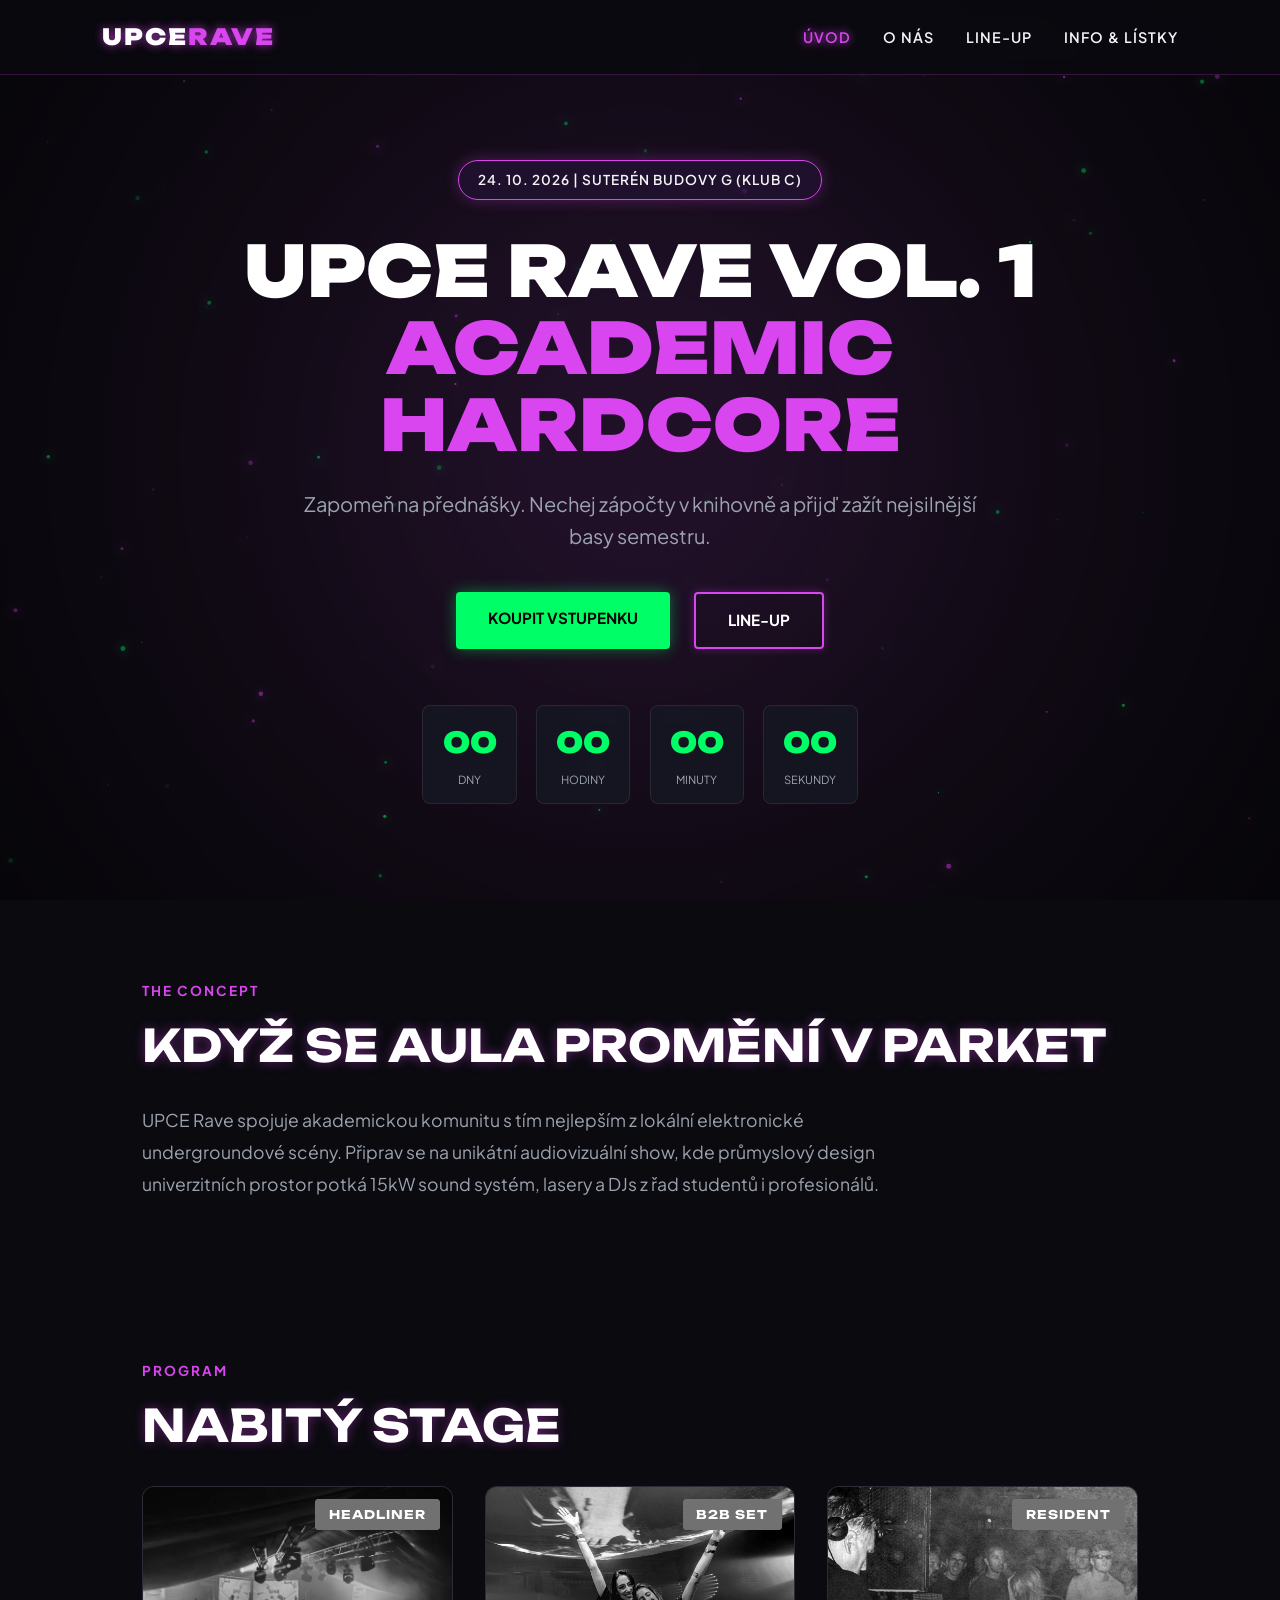
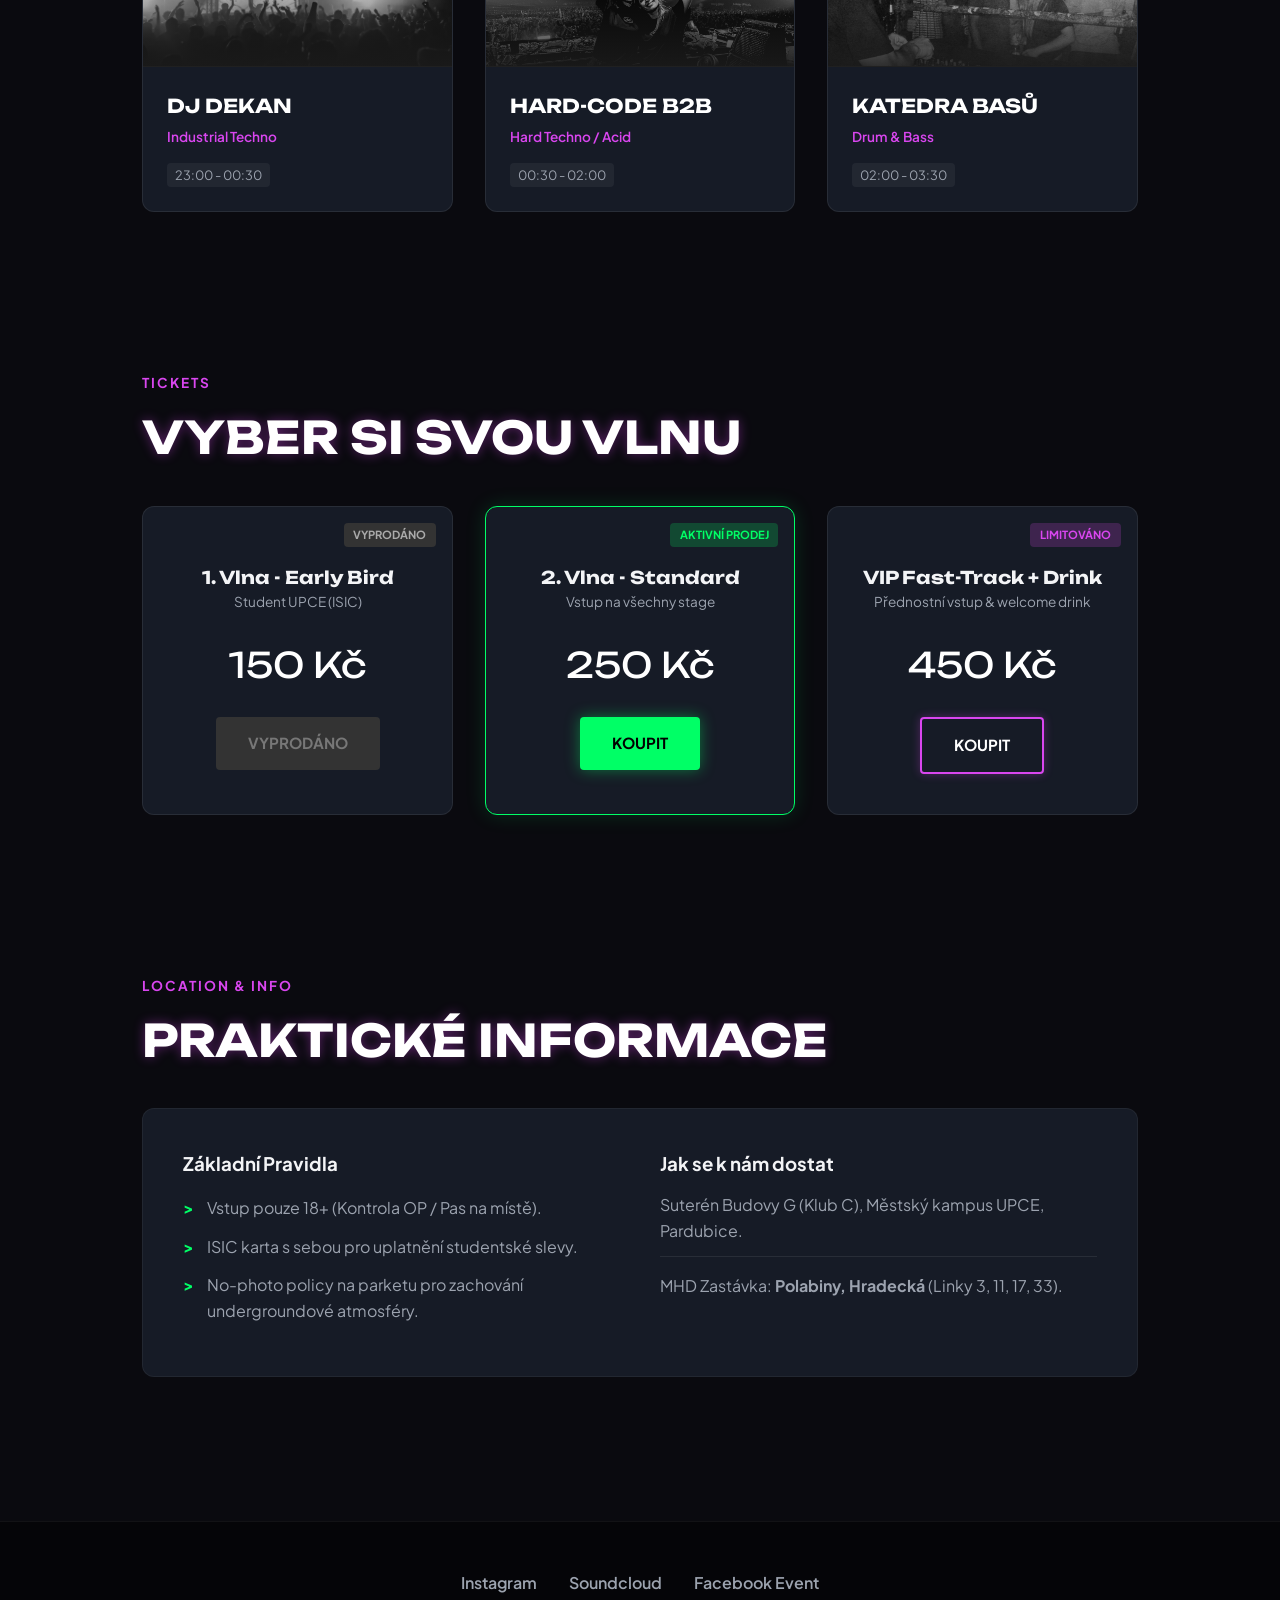
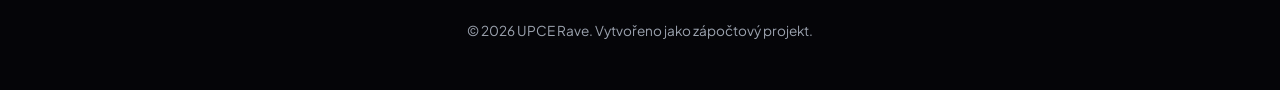
<file: index.html>
<!DOCTYPE html>
<html lang="cs">
<head>
  <meta charset="UTF-8">
  <meta name="viewport" content="width=device-width, initial-scale=1.0">
  <title>UPCE RAVE Vol. 1 | Úvodní stránka</title>
  <link rel="icon" href="./photos/fei.png" type="image/x-icon">

  <link rel="preconnect" href="https://fonts.googleapis.com">
  <link rel="preconnect" href="https://fonts.gstatic.com" crossorigin>
  <link href="https://fonts.googleapis.com/css2?family=Plus+Jakarta+Sans:wght@400;500;600&family=Unbounded:wght@700;900&display=swap" rel="stylesheet">
  
  <link rel="stylesheet" href="style-index.css">
</head>
<body>

  <canvas id="bg-canvas"></canvas>
  <div class="noise-overlay"></div>

  <nav class="navbar">
    <a href="index.html" class="nav-logo">UPCE<span>RAVE</span></a>
    <ul class="nav-links">
      <li><a href="index.html" class="active">Úvod</a></li>
      <li><a href="about.html">O nás</a></li>
      <li><a href="lineup.html">Line-Up</a></li>
      <li><a href="tickets.html">INFO & LÍSTKY</a></li>
    </ul>
  </nav>

  <header class="hero">
    <span class="hero-badge">24. 10. 2026 | SUTERÉN BUDOVY G (KLUB C)</span>
    <h1 class="hero-title">UPCE RAVE Vol. 1<br><span class="highlight-magenta">ACADEMIC HARDCORE</span></h1>
    <p class="hero-subtitle">Zapomeň na přednášky. Nechej zápočty v knihovně a přijď zažít nejsilnější basy semestru.</p>

    <div class="hero-cta">
      <a href="tickets.html" class="btn btn-green">Koupit Vstupenku</a>
      <a href="lineup.html" class="btn btn-outline">Line-Up</a>
    </div>

    <div class="countdown-container">
      <div class="countdown-box">
        <span class="countdown-value" id="days">00</span>
        <span class="countdown-label">Dny</span>
      </div>
      <div class="countdown-box">
        <span class="countdown-value" id="hours">00</span>
        <span class="countdown-label">Hodiny</span>
      </div>
      <div class="countdown-box">
        <span class="countdown-value" id="minutes">00</span>
        <span class="countdown-label">Minuty</span>
      </div>
      <div class="countdown-box">
        <span class="countdown-value" id="seconds">00</span>
        <span class="countdown-label">Sekundy</span>
      </div>
    </div>
  </header>

  <main>
    <section class="section">
      <span class="section-tag">The Concept</span>
      <h2 class="section-title">Když se aula promění v parket</h2>
      <p class="section-description">
        UPCE Rave spojuje akademickou komunitu s tím nejlepším z lokální elektronické undergroundové scény. Připrav se na unikátní audiovizuální show, kde průmyslový design univerzitních prostor potká 15kW sound systém, lasery a DJs z řad studentů i profesionálů.
      </p>
    </section>

<section class="section">
      <span class="section-tag">Program</span>
      <h2 class="section-title">Nabitý Stage</h2>
      
      <div class="lineup-grid">
        <article class="artist-card">
          <div class="artist-image-placeholder">
            <img src="./photos/sage1.jpg" alt="DJ DEKAN" class="artist-img">
            <span class="artist-tag">HEADLINER</span>
          </div>
          <div class="artist-info">
            <h3 class="artist-name">DJ DEKAN</h3>
            <p class="artist-genre">Industrial Techno</p>
            <span class="artist-time">23:00 - 00:30</span>
          </div>
        </article>

        <article class="artist-card">
          <div class="artist-image-placeholder">
            <img src="./photos/doubleTrouble.jpg" alt="HARD-CODE B2B" class="artist-img">
            <span class="artist-tag">B2B SET</span>
          </div>
          <div class="artist-info">
            <h3 class="artist-name">HARD-CODE B2B</h3>
            <p class="artist-genre">Hard Techno / Acid</p>
            <span class="artist-time">00:30 - 02:00</span>
          </div>
        </article>

        <article class="artist-card">
          <div class="artist-image-placeholder">
            <img src="./photos/artworks-1tN45tqWIEqMdmKo-sAm8ZQ-t500x500.jpg" alt="KATEDRA BASŮ" class="artist-img">
            <span class="artist-tag">RESIDENT</span>
          </div>
          <div class="artist-info">
            <h3 class="artist-name">KATEDRA BASŮ</h3>
            <p class="artist-genre">Drum & Bass</p>
            <span class="artist-time">02:00 - 03:30</span>
          </div>
        </article>
      </div>
    </section>

    <section class="section">
      <span class="section-tag">Tickets</span>
      <h2 class="section-title">Vyber si svou vlnu</h2>

      <div class="tickets-grid">
        <div class="ticket-card disabled">
          <span class="ticket-status status-sold">Vyprodáno</span>
          <h3 class="ticket-title">1. Vlna - Early Bird</h3>
          <p class="ticket-sub">Student UPCE (ISIC)</p>
          <div class="ticket-price">150 Kč</div>
          <a href="#" class="btn btn-disabled">Vyprodáno</a>
        </div>

        <div class="ticket-card active">
          <span class="ticket-status status-active">Aktivní prodej</span>
          <h3 class="ticket-title">2. Vlna - Standard</h3>
          <p class="ticket-sub">Vstup na všechny stage</p>
          <div class="ticket-price">250 Kč</div>
          <a href="tickets.html" class="btn btn-green">Koupit</a>
        </div>

        <div class="ticket-card">
          <span class="ticket-status status-vip">Limitováno</span>
          <h3 class="ticket-title">VIP Fast-Track + Drink</h3>
          <p class="ticket-sub">Přednostní vstup & welcome drink</p>
          <div class="ticket-price">450 Kč</div>
          <a href="tickets.html" class="btn btn-outline">Koupit</a>
        </div>
      </div>
    </section>

    <section class="section">
      <span class="section-tag">Location & Info</span>
      <h2 class="section-title">Praktické Informace</h2>

      <div class="info-container">
        <div class="info-rules">
          <h3>Základní Pravidla</h3>
          <ul>
            <li>Vstup pouze 18+ (Kontrola OP / Pas na místě).</li>
            <li>ISIC karta s sebou pro uplatnění studentské slevy.</li>
            <li>No-photo policy na parketu pro zachování undergroundové atmosféry.</li>
          </ul>
        </div>

        <div class="info-location">
          <h3>Jak se k nám dostat</h3>
          <p>Suterén Budovy G (Klub C), Městský kampus UPCE, Pardubice.</p>
          <p class="location-details">MHD Zastávka: <strong>Polabiny, Hradecká</strong> (Linky 3, 11, 17, 33).</p>
        </div>
      </div>
    </section>
  </main>

  <footer class="footer">
    <div class="footer-content">
      <ul class="social-links">
        <li><a href="#">Instagram</a></li>
        <li><a href="#">Soundcloud</a></li>
        <li><a href="#">Facebook Event</a></li>
      </ul>
      <p class="copyright">© 2026 UPCE Rave. Vytvořeno jako zápočtový projekt.</p>
    </div>
  </footer>
  <script src="scripts.js"></script>
</body>
</html>
</file>
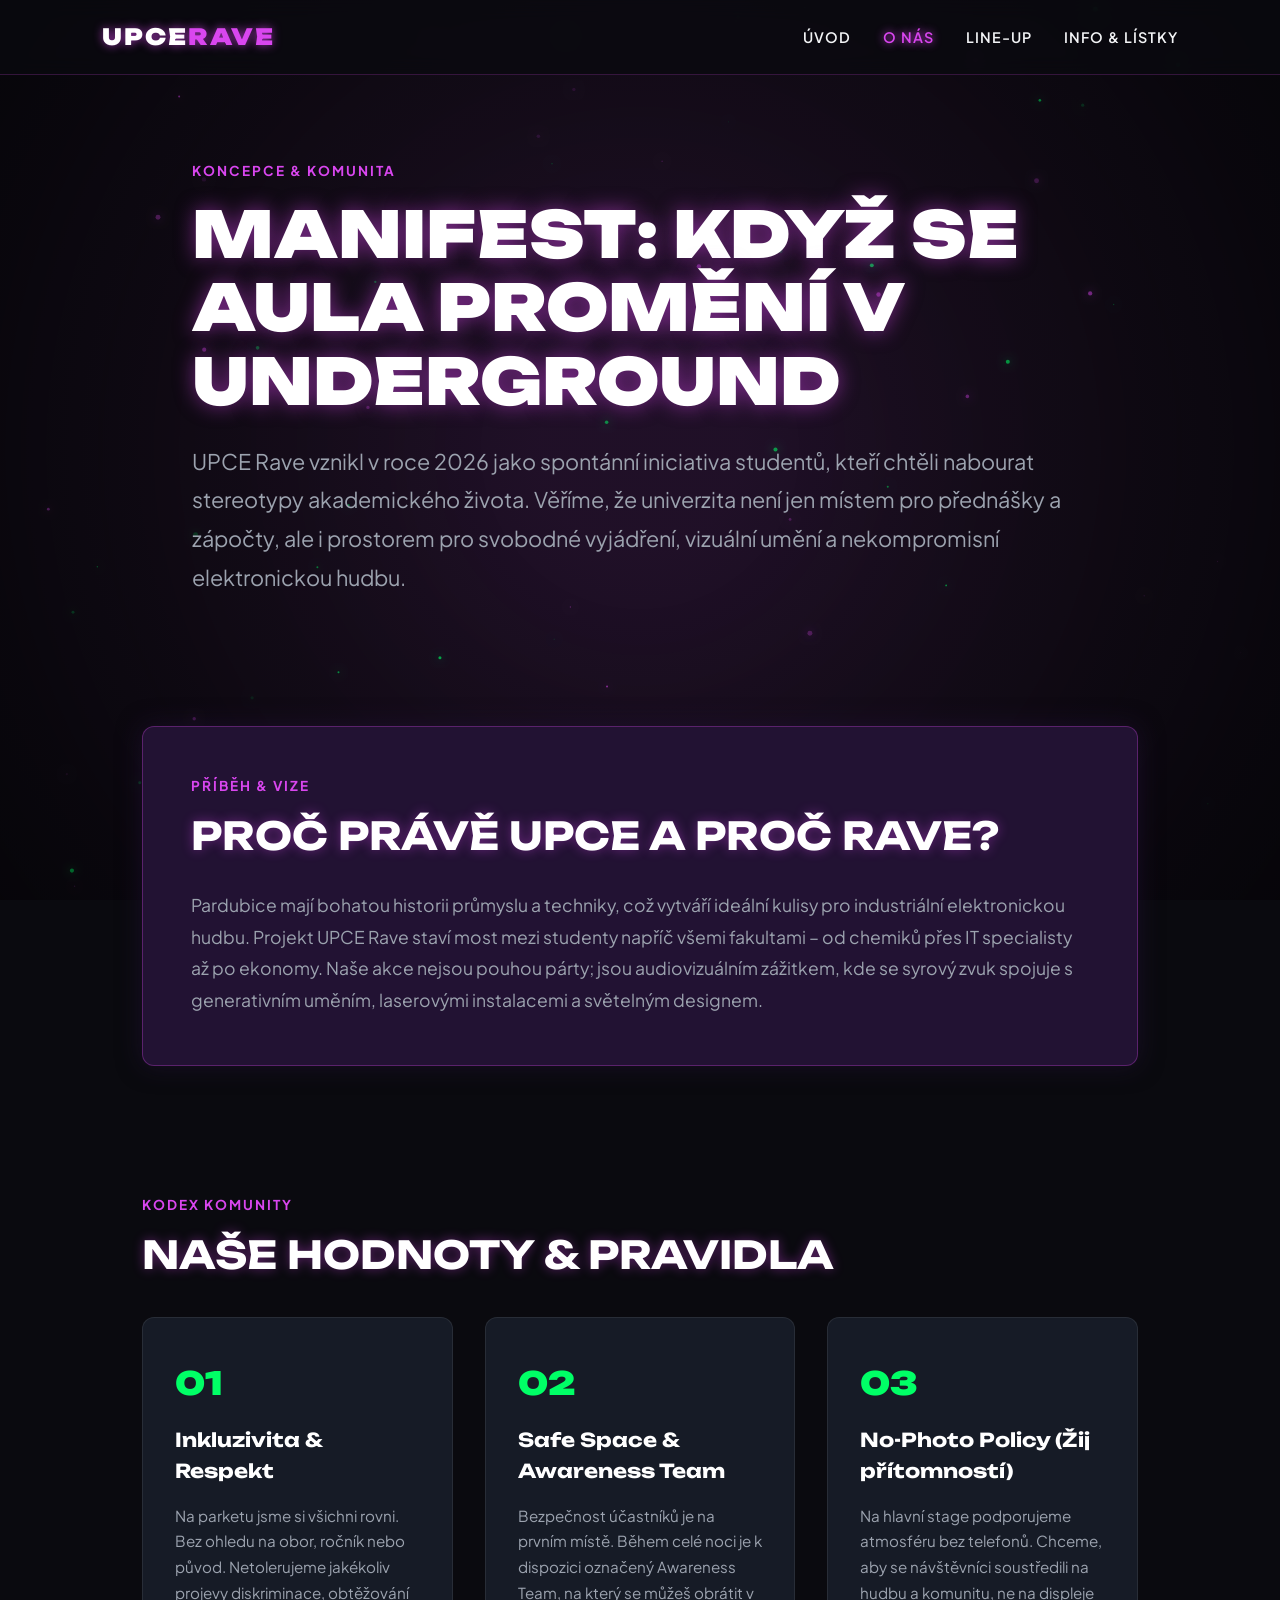
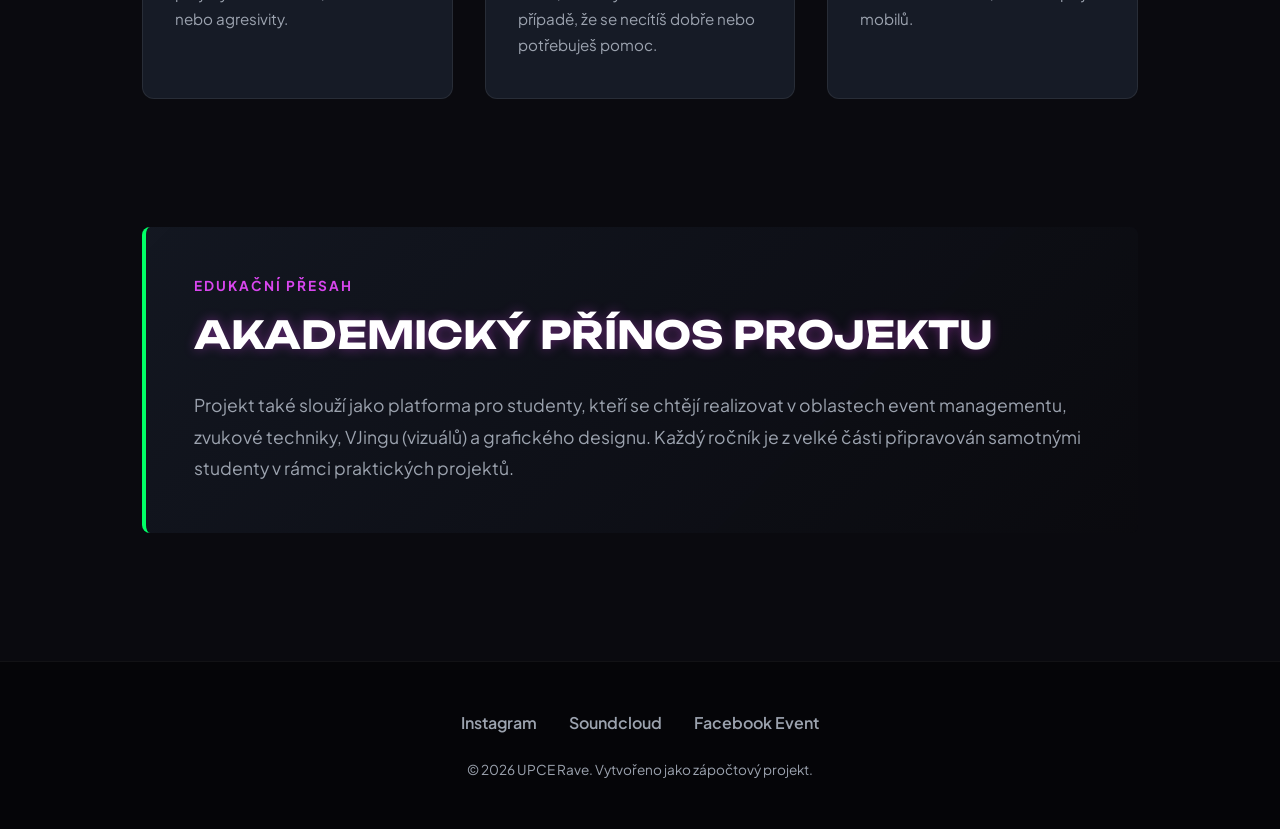
<file: about.html>
<!DOCTYPE html>
<html lang="cs">
<head>
  <meta charset="UTF-8">
  <meta name="viewport" content="width=device-width, initial-scale=1.0">
  <title>O nás | UPCE RAVE Vol. 1</title>
  <link rel="icon" href="./photos/fei.png" type="image/x-icon">
  
  <link rel="preconnect" href="https://fonts.googleapis.com">
  <link rel="preconnect" href="https://fonts.gstatic.com" crossorigin>
  <link href="https://fonts.googleapis.com/css2?family=Plus+Jakarta+Sans:wght@400;500;600&family=Unbounded:wght@700;900&display=swap" rel="stylesheet">
  
  <link rel="stylesheet" href="style-about.css">
</head>
<body>

  <canvas id="bg-canvas"></canvas>
  <div class="noise-overlay"></div>

  <nav class="navbar">
    <a href="index.html" class="nav-logo">UPCE<span>RAVE</span></a>
    <ul class="nav-links">
      <li><a href="index.html">Úvod</a></li>
      <li><a href="about.html" class="active">O nás</a></li>
      <li><a href="lineup.html">Line-Up</a></li>
      <li><a href="tickets.html">INFO & LÍSTKY</a></li>
    </ul>
  </nav>

  <header class="about-hero">
    <span class="hero-tag">Koncepce & Komunita</span>
    <h1 class="hero-title">Manifest: Když se aula promění v underground</h1>
    <p class="hero-perex">
      UPCE Rave vznikl v roce 2026 jako spontánní iniciativa studentů, kteří chtěli nabourat stereotypy akademického života. Věříme, že univerzita není jen místem pro přednášky a zápočty, ale i prostorem pro svobodné vyjádření, vizuální umění a nekompromisní elektronickou hudbu.
    </p>
  </header>

  <main>
    <section class="section story-section">
      <div class="story-container">
        <span class="section-tag">Příběh & Vize</span>
        <h2 class="section-title">Proč právě UPCE a proč Rave?</h2>
        <p class="story-text">
          Pardubice mají bohatou historii průmyslu a techniky, což vytváří ideální kulisy pro industriální elektronickou hudbu. Projekt UPCE Rave staví most mezi studenty napříč všemi fakultami – od chemiků přes IT specialisty až po ekonomy. Naše akce nejsou pouhou párty; jsou audiovizuálním zážitkem, kde se syrový zvuk spojuje s generativním uměním, laserovými instalacemi a světelným designem.
        </p>
      </div>
    </section>

    <section class="section values-section">
      <span class="section-tag">Kodex Komunity</span>
      <h2 class="section-title">Naše Hodnoty & Pravidla</h2>
      
      <div class="values-grid">
        <article class="value-card">
          <div class="card-icon">01</div>
          <h3 class="card-title">Inkluzivita & Respekt</h3>
          <p class="card-text">
            Na parketu jsme si všichni rovni. Bez ohledu na obor, ročník nebo původ. Netolerujeme jakékoliv projevy diskriminace, obtěžování nebo agresivity.
          </p>
        </article>

        <article class="value-card">
          <div class="card-icon">02</div>
          <h3 class="card-title">Safe Space & Awareness Team</h3>
          <p class="card-text">
            Bezpečnost účastníků je na prvním místě. Během celé noci je k dispozici označený Awareness Team, na který se můžeš obrátit v případě, že se necítíš dobře nebo potřebuješ pomoc.
          </p>
        </article>

        <article class="value-card">
          <div class="card-icon">03</div>
          <h3 class="card-title">No-Photo Policy (Žij přítomností)</h3>
          <p class="card-text">
            Na hlavní stage podporujeme atmosféru bez telefonů. Chceme, aby se návštěvníci soustředili na hudbu a komunitu, ne na displeje mobilů.
          </p>
        </article>
      </div>
    </section>

    <section class="section academic-section">
      <div class="academic-box">
        <span class="section-tag">Edukační Přesah</span>
        <h2 class="section-title">Akademický Přínos Projektu</h2>
        <p class="academic-text">
          Projekt také slouží jako platforma pro studenty, kteří se chtějí realizovat v oblastech event managementu, zvukové techniky, VJingu (vizuálů) a grafického designu. Každý ročník je z velké části připravován samotnými studenty v rámci praktických projektů.
        </p>
      </div>
    </section>
  </main>

  <footer class="footer">
    <div class="footer-content">
      <ul class="social-links">
        <li><a href="#">Instagram</a></li>
        <li><a href="#">Soundcloud</a></li>
        <li><a href="#">Facebook Event</a></li>
      </ul>
      <p class="copyright">© 2026 UPCE Rave. Vytvořeno jako zápočtový projekt.</p>
    </div>
  </footer>

  <script src="scripts.js"></script>
</body>
</html>
</file>
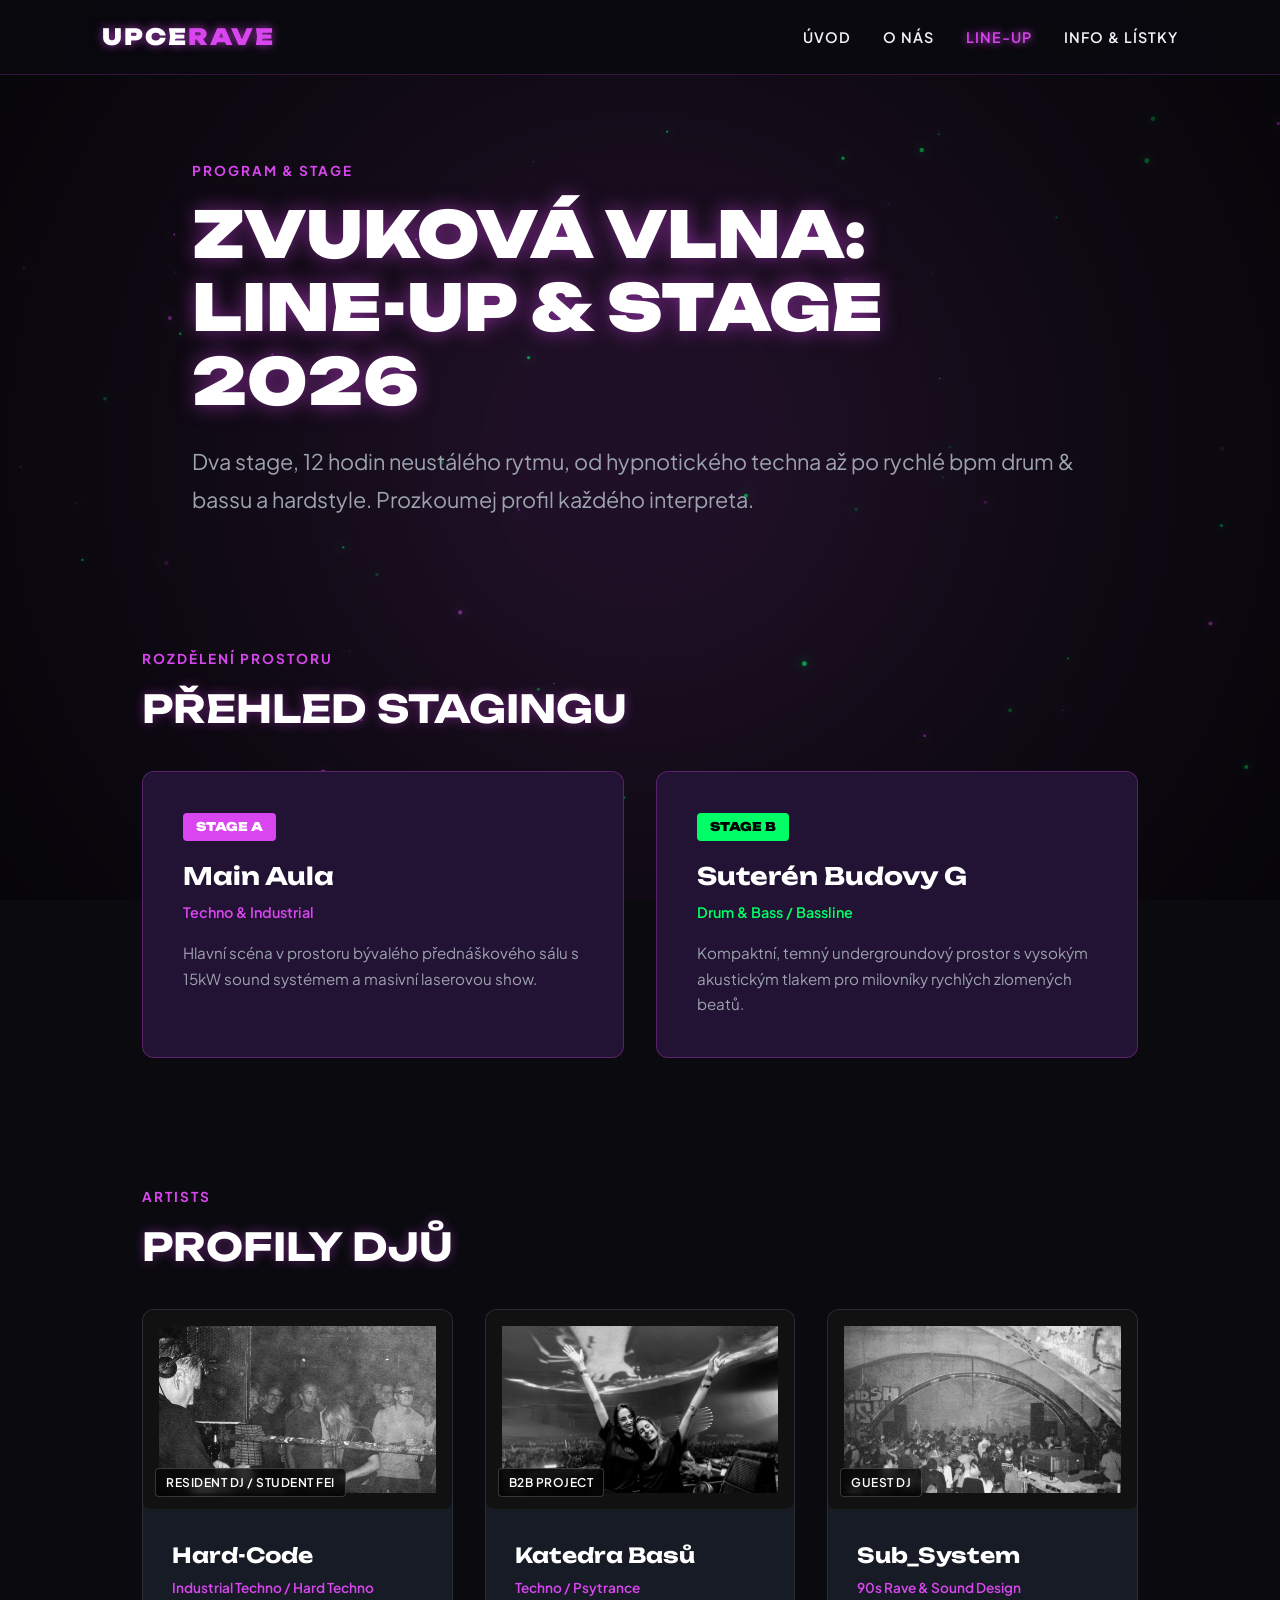
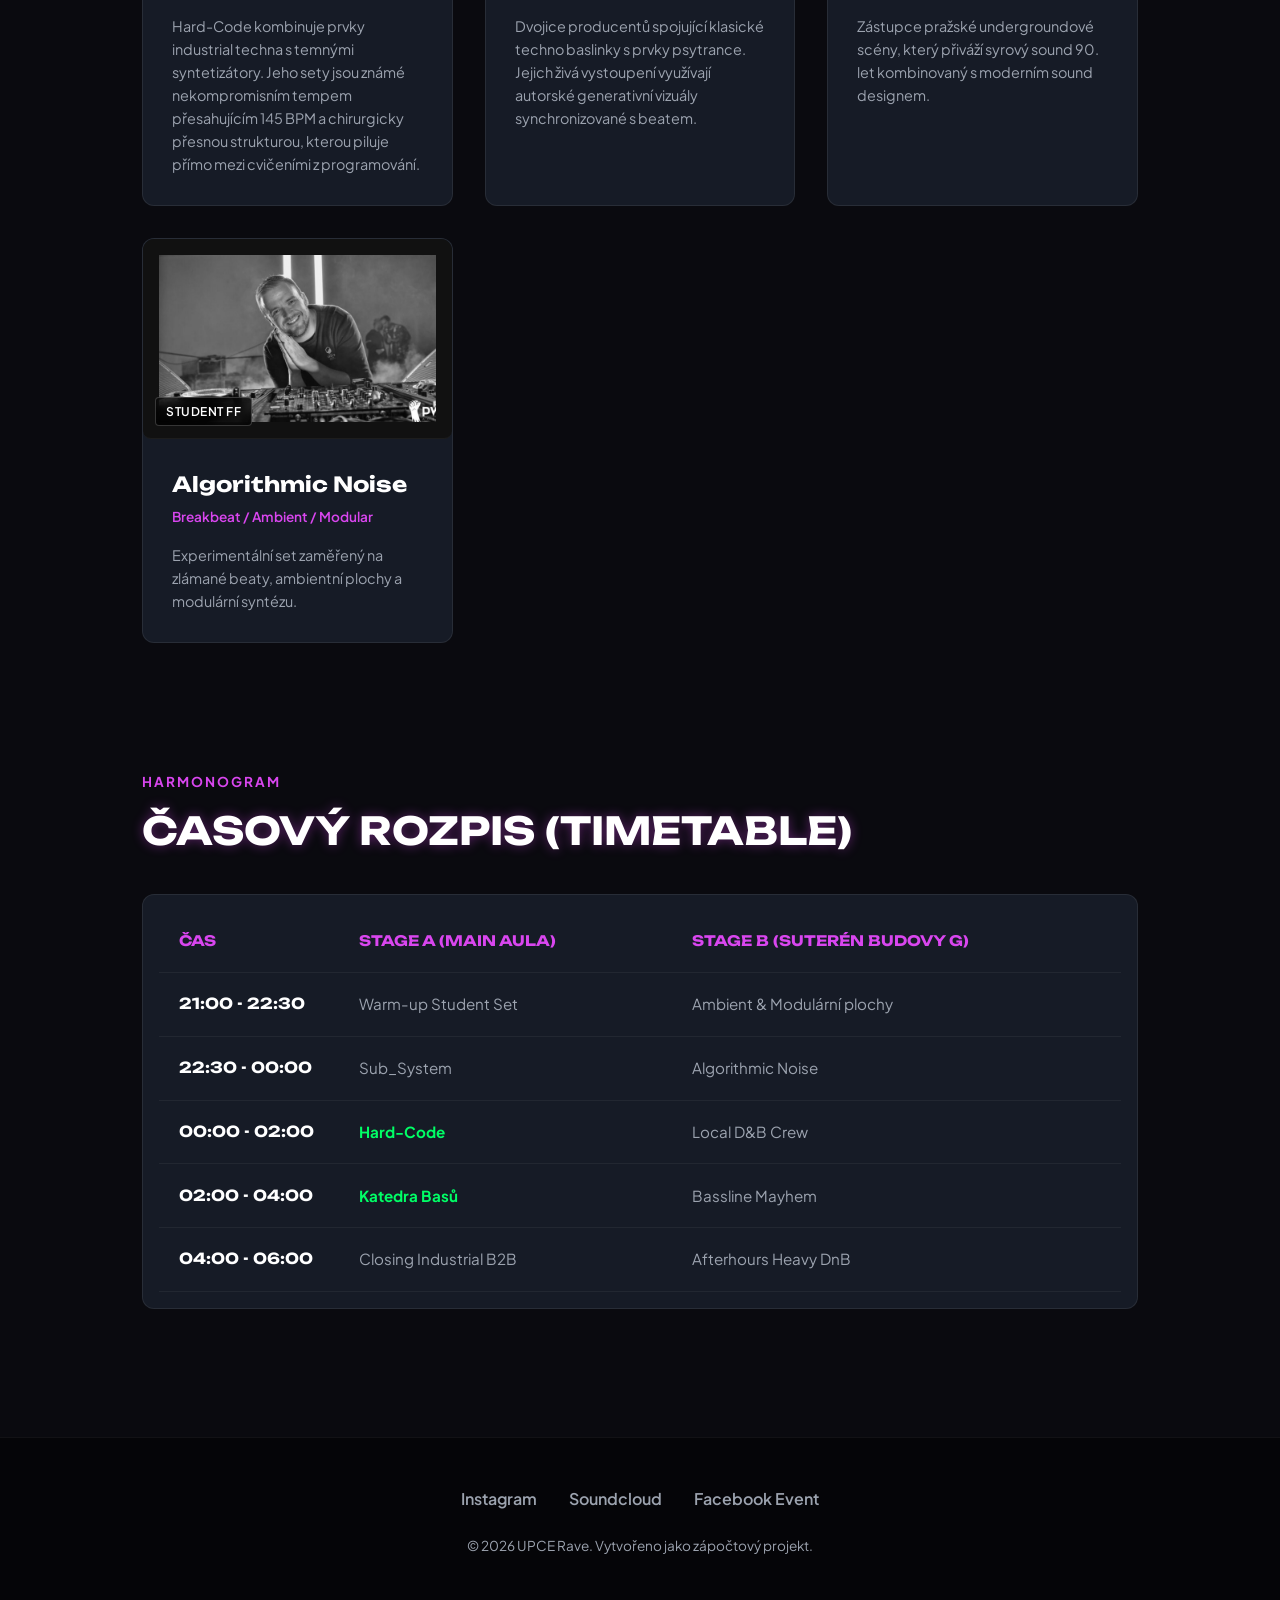
<file: lineup.html>
<!DOCTYPE html>
<html lang="cs">
<head>
  <meta charset="UTF-8">
  <meta name="viewport" content="width=device-width, initial-scale=1.0">
  <title>Line-Up & Stage | UPCE RAVE Vol. 1</title>
  <link rel="icon" href="./photos/fei.png" type="image/x-icon">
  
  <link rel="preconnect" href="https://fonts.googleapis.com">
  <link rel="preconnect" href="https://fonts.gstatic.com" crossorigin>
  <link href="https://fonts.googleapis.com/css2?family=Plus+Jakarta+Sans:wght@400;500;600&family=Unbounded:wght@700;900&display=swap" rel="stylesheet">
  
  <link rel="stylesheet" href="style-lineup.css">
</head>
<body>

  <canvas id="bg-canvas"></canvas>
  <div class="noise-overlay"></div>

  <nav class="navbar">
    <a href="index.html" class="nav-logo">UPCE<span>RAVE</span></a>
    <ul class="nav-links">
      <li><a href="index.html">Úvod</a></li>
      <li><a href="about.html">O nás</a></li>
      <li><a href="lineup.html" class="active">Line-Up</a></li>
      <li><a href="tickets.html">INFO & LÍSTKY</a></li>
    </ul>
  </nav>

  <header class="lineup-hero">
    <span class="hero-tag">Program & Stage</span>
    <h1 class="hero-title">Zvuková vlna: Line-Up & Stage 2026</h1>
    <p class="hero-perex">
      Dva stage, 12 hodin neustálého rytmu, od hypnotického techna až po rychlé bpm drum & bassu a hardstyle. Prozkoumej profil každého interpreta.
    </p>
  </header>

  <main>
    <section class="section staging-section">
      <span class="section-tag">Rozdělení Prostoru</span>
      <h2 class="section-title">Přehled Stagingu</h2>

      <div class="stages-grid">
        <div class="stage-card stage-a">
          <div class="stage-badge">STAGE A</div>
          <h3 class="stage-name">Main Aula</h3>
          <span class="stage-genre">Techno & Industrial</span>
          <p class="stage-desc">
            Hlavní scéna v prostoru bývalého přednáškového sálu s 15kW sound systémem a masivní laserovou show.
          </p>
        </div>

        <div class="stage-card stage-b">
          <div class="stage-badge">STAGE B</div>
          <h3 class="stage-name">Suterén Budovy G</h3>
          <span class="stage-genre">Drum & Bass / Bassline</span>
          <p class="stage-desc">
            Kompaktní, temný undergroundový prostor s vysokým akustickým tlakem pro milovníky rychlých zlomených beatů.
          </p>
        </div>
      </div>
    </section>

    <section class="section djs-section">
      <span class="section-tag">Artists</span>
      <h2 class="section-title">Profily DJů</h2>

      <div class="djs-grid">
        <article class="dj-card">
          <div class="dj-avatar-placeholder">
            <img src="./photos/artworks-1tN45tqWIEqMdmKo-sAm8ZQ-t500x500.jpg" alt="DJ Hard-Code" class="dj-img">
            <span class="dj-role">Resident DJ / Student FEI</span>
          </div>
          <div class="dj-content">
            <h3 class="dj-name">Hard-Code</h3>
            <span class="dj-style">Industrial Techno / Hard Techno</span>
            <p class="dj-bio">
              Hard-Code kombinuje prvky industrial techna s temnými syntetizátory. Jeho sety jsou známé nekompromisním tempem přesahujícím 145 BPM a chirurgicky přesnou strukturou, kterou piluje přímo mezi cvičeními z programování.
            </p>
          </div>
        </article>

        <article class="dj-card">
          <div class="dj-avatar-placeholder">
            <img src="./photos/doubleTrouble.jpg" alt="Katedra Basů" class="dj-img">
            <span class="dj-role">B2B Project</span>
          </div>
          <div class="dj-content">
            <h3 class="dj-name">Katedra Basů</h3>
            <span class="dj-style">Techno / Psytrance</span>
            <p class="dj-bio">
              Dvojice producentů spojující klasické techno baslinky s prvky psytrance. Jejich živá vystoupení využívají autorské generativní vizuály synchronizované s beatem.
            </p>
          </div>
        </article>

        <article class="dj-card">
          <div class="dj-avatar-placeholder">
            <img src="./photos/tunel.jpg" alt="Sub_System" class="dj-img">
            <span class="dj-role">Guest DJ</span>
          </div>
          <div class="dj-content">
            <h3 class="dj-name">Sub_System</h3>
            <span class="dj-style">90s Rave & Sound Design</span>
            <p class="dj-bio">
              Zástupce pražské undergroundové scény, který přiváží syrový sound 90. let kombinovaný s moderním sound designem.
            </p>
          </div>
        </article>

        <article class="dj-card">
          <div class="dj-avatar-placeholder">
            <img src="./photos/kabel.jpg" alt="Algorithmic Noise" class="dj-img">
            <span class="dj-role">Student FF</span>
          </div>
          <div class="dj-content">
            <h3 class="dj-name">Algorithmic Noise</h3>
            <span class="dj-style">Breakbeat / Ambient / Modular</span>
            <p class="dj-bio">
              Experimentální set zaměřený na zlámané beaty, ambientní plochy a modulární syntézu.
            </p>
          </div>
        </article>
      </div>
    </section>

    <section class="section timetable-section">
      <span class="section-tag">Harmonogram</span>
      <h2 class="section-title">Časový Rozpis (Timetable)</h2>

      <div class="table-container">
        <table class="timetable">
          <thead>
            <tr>
              <th>Čas</th>
              <th>Stage A (Main Aula)</th>
              <th>Stage B (Suterén Budovy G)</th>
            </tr>
          </thead>
          <tbody>
            <tr>
              <td class="time-col">21:00 - 22:30</td>
              <td>Warm-up Student Set</td>
              <td>Ambient & Modulární plochy</td>
            </tr>
            <tr>
              <td class="time-col">22:30 - 00:00</td>
              <td>Sub_System</td>
              <td>Algorithmic Noise</td>
            </tr>
            <tr>
              <td class="time-col">00:00 - 02:00</td>
              <td class="highlight-act">Hard-Code</td>
              <td>Local D&B Crew</td>
            </tr>
            <tr>
              <td class="time-col">02:00 - 04:00</td>
              <td class="highlight-act">Katedra Basů</td>
              <td>Bassline Mayhem</td>
            </tr>
            <tr>
              <td class="time-col">04:00 - 06:00</td>
              <td>Closing Industrial B2B</td>
              <td>Afterhours Heavy DnB</td>
            </tr>
          </tbody>
        </table>
      </div>
    </section>
  </main>

  <footer class="footer">
    <div class="footer-content">
      <ul class="social-links">
        <li><a href="#">Instagram</a></li>
        <li><a href="#">Soundcloud</a></li>
        <li><a href="#">Facebook Event</a></li>
      </ul>
      <p class="copyright">© 2026 UPCE Rave. Vytvořeno jako zápočtový projekt.</p>
    </div>
  </footer>

  <script src="scripts.js"></script>
</body>
</html>
</file>
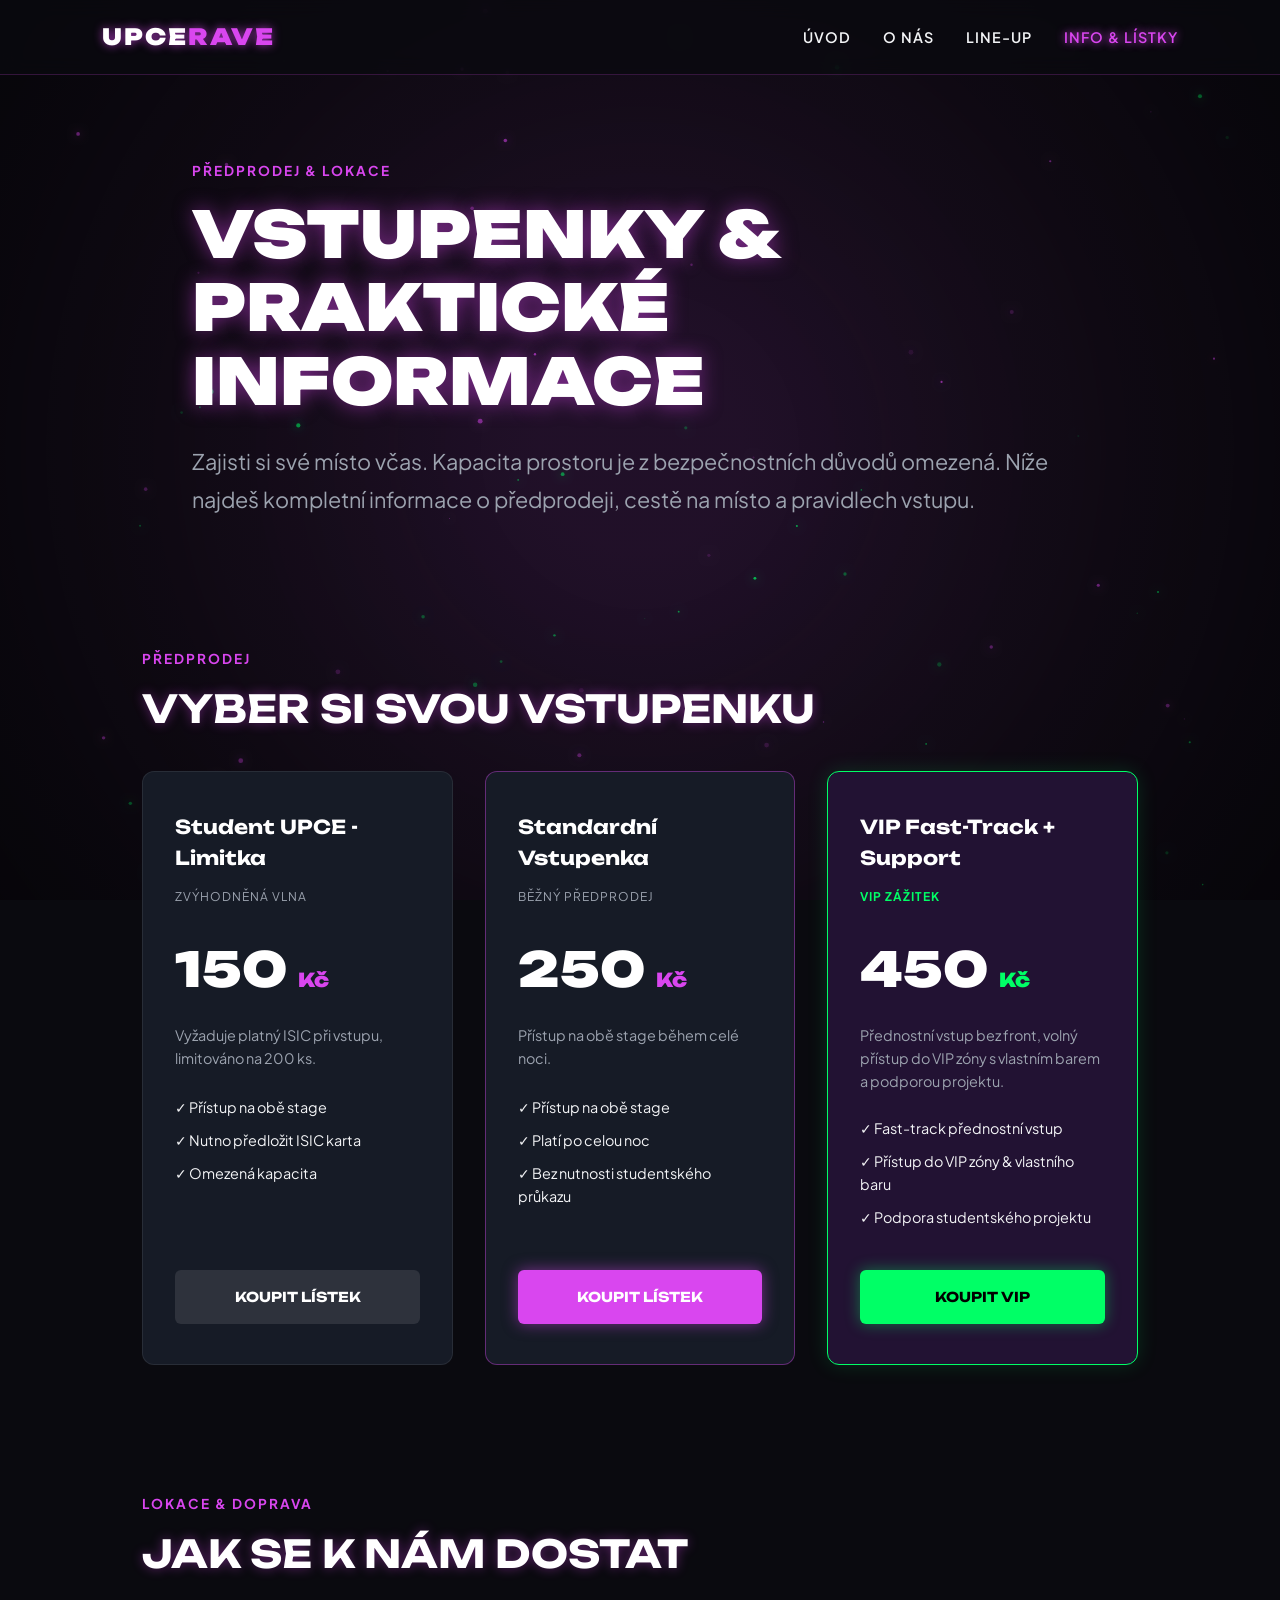
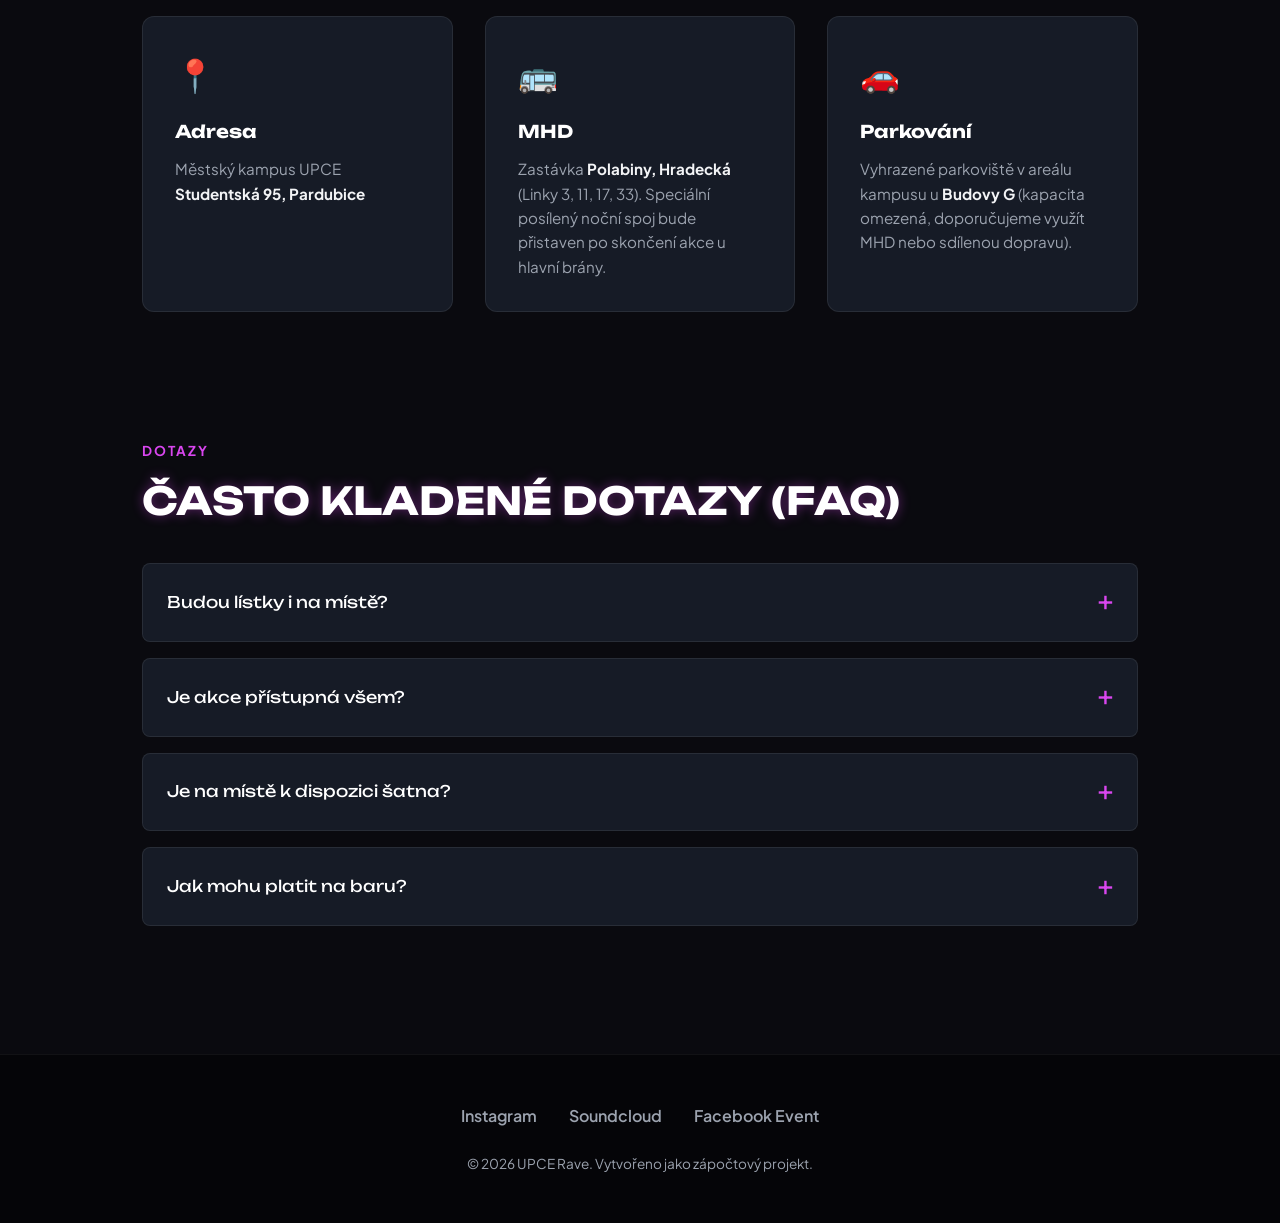
<file: tickets.html>
<!DOCTYPE html>
<html lang="cs">
<head>
  <meta charset="UTF-8">
  <meta name="viewport" content="width=device-width, initial-scale=1.0">
  <title>Vstupenky & Info | UPCE RAVE Vol. 1</title>
  <link rel="icon" href="./photos/fei.png" type="image/x-icon">
  
  <link rel="preconnect" href="https://fonts.googleapis.com">
  <link rel="preconnect" href="https://fonts.gstatic.com" crossorigin>
  <link href="https://fonts.googleapis.com/css2?family=Plus+Jakarta+Sans:wght@400;500;600&family=Unbounded:wght@700;900&display=swap" rel="stylesheet">
  
  <link rel="stylesheet" href="style-tickets.css">
</head>
<body>

  <canvas id="bg-canvas"></canvas>
  <div class="noise-overlay"></div>

  <nav class="navbar">
    <a href="index.html" class="nav-logo">UPCE<span>RAVE</span></a>
    <ul class="nav-links">
      <li><a href="index.html">Úvod</a></li>
      <li><a href="about.html">O nás</a></li>
      <li><a href="lineup.html">Line-Up</a></li>
      <li><a href="tickets.html" class="active">INFO & LÍSTKY</a></li>
    </ul>
  </nav>

  <header class="tickets-hero">
    <span class="hero-tag">Předprodej & Lokace</span>
    <h1 class="hero-title">Vstupenky & Praktické Informace</h1>
    <p class="hero-perex">
      Zajisti si své místo včas. Kapacita prostoru je z bezpečnostních důvodů omezená. Níže najdeš kompletní informace o předprodeji, cestě na místo a pravidlech vstupu.
    </p>
  </header>

  <main>
    <section class="section pricing-section">
      <span class="section-tag">Předprodej</span>
      <h2 class="section-title">Vyber si svou vstupenku</h2>

      <div class="pricing-grid">
        <article class="pricing-card">
          <div class="card-header">
            <h3 class="ticket-name">Student UPCE - Limitka</h3>
            <span class="ticket-badge">Zvýhodněná vlna</span>
          </div>
          <div class="ticket-price">150 <span>Kč</span></div>
          <p class="ticket-desc">Vyžaduje platný ISIC při vstupu, limitováno na 200 ks.</p>
          <ul class="ticket-features">
            <li>✓ Přístup na obě stage</li>
            <li>✓ Nutno předložit ISIC karta</li>
            <li>✓ Omezená kapacita</li>
          </ul>
          <a href="#" class="btn btn-secondary">Koupit Lístek</a>
        </article>

        <article class="pricing-card standard">
          <div class="card-header">
            <h3 class="ticket-name">Standardní Vstupenka</h3>
            <span class="ticket-badge">Běžný předprodej</span>
          </div>
          <div class="ticket-price">250 <span>Kč</span></div>
          <p class="ticket-desc">Přístup na obě stage během celé noci.</p>
          <ul class="ticket-features">
            <li>✓ Přístup na obě stage</li>
            <li>✓ Platí po celou noc</li>
            <li>✓ Bez nutnosti studentského průkazu</li>
          </ul>
          <a href="#" class="btn btn-primary">Koupit Lístek</a>
        </article>

        <article class="pricing-card vip">
          <div class="card-header">
            <h3 class="ticket-name">VIP Fast-Track + Support</h3>
            <span class="ticket-badge vip-badge">VIP Zážitek</span>
          </div>
          <div class="ticket-price">450 <span>Kč</span></div>
          <p class="ticket-desc">Přednostní vstup bez front, volný přístup do VIP zóny s vlastním barem a podporou projektu.</p>
          <ul class="ticket-features">
            <li>✓ Fast-track přednostní vstup</li>
            <li>✓ Přístup do VIP zóny & vlastního baru</li>
            <li>✓ Podpora studentského projektu</li>
          </ul>
          <a href="#" class="btn btn-vip">Koupit VIP</a>
        </article>
      </div>
    </section>

    <section class="section travel-section">
      <span class="section-tag">Lokace & Doprava</span>
      <h2 class="section-title">Jak se k nám dostat</h2>

      <div class="travel-grid">
        <div class="travel-card">
          <div class="travel-icon">📍</div>
          <h3>Adresa</h3>
          <p>Městský kampus UPCE<br><strong>Studentská 95, Pardubice</strong></p>
        </div>

        <div class="travel-card">
          <div class="travel-icon">🚌</div>
          <h3>MHD</h3>
          <p>Zastávka <strong>Polabiny, Hradecká</strong> (Linky 3, 11, 17, 33). Speciální posílený noční spoj bude přistaven po skončení akce u hlavní brány.</p>
        </div>

        <div class="travel-card">
          <div class="travel-icon">🚗</div>
          <h3>Parkování</h3>
          <p>Vyhrazené parkoviště v areálu kampusu u <strong>Budovy G</strong> (kapacita omezená, doporučujeme využít MHD nebo sdílenou dopravu).</p>
        </div>
      </div>
    </section>

    <section class="section faq-section">
      <span class="section-tag">Dotazy</span>
      <h2 class="section-title">Často kladené dotazy (FAQ)</h2>

      <div class="faq-list">
        <details class="faq-item">
          <summary class="faq-question">Budou lístky i na místě?</summary>
          <div class="faq-answer">
            <p>Pokud se kapacita nevyprodá v předprodeji, bude na místě omezené množství lístků za vyšší cenu (300 Kč).</p>
          </div>
        </details>

        <details class="faq-item">
          <summary class="faq-question">Je akce přístupná všem?</summary>
          <div class="faq-answer">
            <p>Akce je striktně 18+. Při vstupu probíhá kontrola dokladů totožnosti (OP / Pas / ISIC).</p>
          </div>
        </details>

        <details class="faq-item">
          <summary class="faq-question">Je na místě k dispozici šatna?</summary>
          <div class="faq-answer">
            <p>Ano, v budově bude fungovat hlídaná šatna za symbolický poplatek 20 Kč.</p>
          </div>
        </details>

        <details class="faq-item">
          <summary class="faq-question">Jak mohu platit na baru?</summary>
          <div class="faq-answer">
            <p>Na barech akceptujeme hotovost i bezkontaktní platby kartou / mobilem.</p>
          </div>
        </details>
      </div>
    </section>
  </main>

  <footer class="footer">
    <div class="footer-content">
      <ul class="social-links">
        <li><a href="#">Instagram</a></li>
        <li><a href="#">Soundcloud</a></li>
        <li><a href="#">Facebook Event</a></li>
      </ul>
      <p class="copyright">© 2026 UPCE Rave. Vytvořeno jako zápočtový projekt.</p>
    </div>
  </footer>

  <script src="scripts.js"></script>
</body>
</html>
</file>
<file: style-index.css>
:root {
  --bg-color: #0A0A0F;
  --card-bg: #161B26;
  --card-bg-purple: #221233;
  --accent-magenta: #D946EF;
  --accent-green: #00FF66;
  --accent-green-dark: #22C55E;
  --text-main: #F3F4F6;
  --text-muted: #9CA3AF;
  --font-heading: 'Unbounded', sans-serif;
  --font-body: 'Plus Jakarta Sans', sans-serif;
}

* {
  margin: 0;
  padding: 0;
  box-sizing: border-box;
}

html {
  scroll-behavior: smooth;
}

body {
  background-color: var(--bg-color);
  color: var(--text-main);
  font-family: var(--font-body);
  line-height: 1.6;
  overflow-x: hidden;
  position: relative;
}

#bg-canvas {
  position: fixed;
  top: 0;
  left: 0;
  width: 100vw;
  height: 100vh;
  z-index: -2;
  pointer-events: none;
}

.noise-overlay {
  position: fixed;
  top: 0;
  left: 0;
  width: 100vw;
  height: 100vh;
  background: radial-gradient(circle at 50% 50%, transparent 20%, #000 120%);
  opacity: 0.6;
  z-index: -1;
  pointer-events: none;
}

.navbar {
  position: fixed;
  top: 0;
  left: 0;
  width: 100%;
  display: flex;
  justify-content: space-between;
  align-items: center;
  padding: 1.2rem 8%;
  background: rgba(10, 10, 15, 0.75);
  backdrop-filter: blur(10px);
  -webkit-backdrop-filter: blur(10px);
  border-bottom: 1px solid rgba(217, 70, 239, 0.2);
  z-index: 1000;
}

.nav-logo {
  font-family: var(--font-heading);
  font-size: 1.4rem;
  font-weight: 900;
  color: #FFF;
  text-decoration: none;
  letter-spacing: 2px;
  text-shadow: 0 0 10px rgba(217, 70, 239, 0.7);
}

.nav-logo span {
  color: var(--accent-magenta);
}

.nav-links {
  display: flex;
  list-style: none;
  gap: 2rem;
}

.nav-links a {
  color: var(--text-main);
  text-decoration: none;
  font-weight: 600;
  font-size: 0.9rem;
  text-transform: uppercase;
  letter-spacing: 1px;
  transition: all 0.3s ease;
}

.nav-links a:hover,
.nav-links a.active {
  color: var(--accent-magenta);
  text-shadow: 0 0 8px var(--accent-magenta);
}

.hero {
  min-height: 100vh;
  display: flex;
  flex-direction: column;
  justify-content: center;
  align-items: center;
  text-align: center;
  padding: 8rem 5% 4rem;
}

.hero-badge {
  display: inline-block;
  background: rgba(34, 18, 51, 0.8);
  border: 1px solid var(--accent-magenta);
  padding: 0.5rem 1.2rem;
  border-radius: 50px;
  font-size: 0.85rem;
  font-weight: 600;
  letter-spacing: 1px;
  margin-bottom: 2rem;
  box-shadow: 0 0 15px rgba(217, 70, 239, 0.3);
}

.hero-title {
  font-family: var(--font-heading);
  font-size: clamp(2.2rem, 5.5vw, 4.8rem);
  font-weight: 900;
  line-height: 1.1;
  text-transform: uppercase;
  color: #FFF;
  animation: neonPulse 3s infinite alternate;
  margin-bottom: 1.5rem;
  max-width: 1000px;
}

.highlight-magenta {
  color: var(--accent-magenta);
}

.hero-subtitle {
  font-size: clamp(1rem, 1.8vw, 1.25rem);
  color: var(--text-muted);
  max-width: 700px;
  margin-bottom: 2.5rem;
}

.hero-cta {
  display: flex;
  gap: 1.5rem;
  margin-bottom: 3.5rem;
  flex-wrap: wrap;
  justify-content: center;
}

.btn {
  padding: 0.9rem 2rem;
  font-size: 0.95rem;
  font-weight: 700;
  text-transform: uppercase;
  text-decoration: none;
  border-radius: 4px;
  transition: all 0.3s ease;
  display: inline-block;
}

.btn-green {
  background-color: var(--accent-green);
  color: #000;
  box-shadow: 0 0 15px rgba(0, 255, 102, 0.4);
}

.btn-green:hover {
  transform: translateY(-3px);
  box-shadow: 0 0 25px rgba(0, 255, 102, 0.8);
}

.btn-outline {
  background: transparent;
  color: #FFF;
  border: 2px solid var(--accent-magenta);
  box-shadow: 0 0 10px rgba(217, 70, 239, 0.3);
}

.btn-outline:hover {
  background: var(--accent-magenta);
  color: #FFF;
  box-shadow: 0 0 20px rgba(217, 70, 239, 0.8);
  transform: translateY(-3px);
}

.btn-disabled {
  background: #333;
  color: #777;
  cursor: not-allowed;
  pointer-events: none;
}

.countdown-container {
  display: flex;
  gap: 1.2rem;
  justify-content: center;
}

.countdown-box {
  background: rgba(22, 27, 38, 0.7);
  border: 1px solid rgba(255, 255, 255, 0.08);
  backdrop-filter: blur(5px);
  padding: 0.8rem 1.2rem;
  border-radius: 8px;
  min-width: 85px;
}

.countdown-value {
  font-family: var(--font-heading);
  font-size: 1.8rem;
  font-weight: 900;
  color: var(--accent-green);
  display: block;
}

.countdown-label {
  font-size: 0.7rem;
  color: var(--text-muted);
  text-transform: uppercase;
}

.section {
  padding: 5rem 8%;
  max-width: 1200px;
  margin: 0 auto;
}

.section-tag {
  color: var(--accent-magenta);
  font-size: 0.85rem;
  font-weight: 700;
  text-transform: uppercase;
  letter-spacing: 2px;
  display: block;
  margin-bottom: 0.5rem;
}

.section-title {
  font-family: var(--font-heading);
  font-size: clamp(1.8rem, 3.5vw, 2.8rem);
  text-transform: uppercase;
  margin-bottom: 1.5rem;
  color: #FFF;
  text-shadow: 0 0 12px rgba(217, 70, 239, 0.4);
}

.section-description {
  font-size: 1.1rem;
  color: var(--text-muted);
  max-width: 800px;
  line-height: 1.8;
}

.lineup-grid {
  display: grid;
  grid-template-columns: repeat(auto-fit, minmax(280px, 1fr));
  gap: 2rem;
}

.artist-card {
  background: var(--card-bg, #161B26);
  border: 1px solid rgba(255, 255, 255, 0.08);
  border-radius: 12px;
  overflow: hidden;
  transition: transform 0.3s ease, border-color 0.3s ease, box-shadow 0.3s ease;
}

.artist-card:hover {
  transform: translateY(-6px);
  border-color: rgba(217, 70, 239, 0.5);
  box-shadow: 0 10px 25px rgba(217, 70, 239, 0.2);
}

.artist-image-placeholder {
  position: relative;
  width: 100%;
  aspect-ratio: 4 / 3;
  overflow: hidden;
  background-color: #0d0f14;
}

.artist-img {
  width: 100%;
  height: 100%;
  object-fit: cover;
  object-position: center;
  display: block;
  filter: grayscale(40%) contrast(110%);
  transition: transform 0.4s ease, filter 0.4s ease;
}

.artist-card:hover .artist-img {
  filter: grayscale(0%) contrast(105%);
  transform: scale(1.06);
}

.artist-image-placeholder::after {
  content: '';
  position: absolute;
  inset: 0;
  background: linear-gradient(to top, rgba(22, 27, 38, 0.9) 0%, transparent 60%);
  pointer-events: none;
}

.artist-tag {
  position: absolute;
  top: 12px;
  right: 12px;
  z-index: 2;
  padding: 4px 10px;
  font-family: var(--font-heading, sans-serif);
  font-size: 0.7rem;
  font-weight: 700;
  letter-spacing: 1px;
  color: #fff;
  background: rgba(10, 10, 15, 0.8);
  backdrop-filter: blur(4px);
  border: 1px solid var(--accent-magenta, #D946EF);
  border-radius: 4px;
  text-transform: uppercase;
}

.artist-info {
  padding: 1.5rem;
}

.artist-name {
  font-family: var(--font-heading, sans-serif);
  font-size: 1.2rem;
  color: #fff;
  margin-bottom: 0.3rem;
}

.artist-genre {
  color: var(--accent-magenta, #D946EF);
  font-size: 0.85rem;
  font-weight: 600;
  margin-bottom: 0.8rem;
}

.artist-time {
  display: inline-block;
  font-size: 0.8rem;
  color: var(--text-muted, #9CA3AF);
  background: rgba(255, 255, 255, 0.05);
  padding: 2px 8px;
  border-radius: 4px;
}

.artist-image-placeholder {
  height: 180px;
  background: #12091c;
  display: flex;
  align-items: center;
  justify-content: center;
  border-bottom: 1px solid rgba(217, 70, 239, 0.2);
  filter: grayscale(100%);
  transition: filter 0.3s ease;
}

.artist-card:hover .artist-image-placeholder {
  filter: grayscale(0%);
}

.artist-tag {
  font-size: 0.75rem;
  background: var(--accent-magenta);
  color: #FFF;
  padding: 0.3rem 0.8rem;
  border-radius: 3px;
  font-weight: 700;
}


.artist-name {
  font-family: var(--font-heading);
  font-size: 1.2rem;
  color: #FFF;
  margin-bottom: 0.3rem;
}

.artist-genre {
  color: var(--accent-magenta);
  font-size: 0.85rem;
  font-weight: 600;
  margin-bottom: 0.8rem;
}

.artist-time {
  color: var(--text-muted);
  font-size: 0.8rem;
}

.tickets-grid {
  display: grid;
  grid-template-columns: repeat(auto-fit, minmax(280px, 1fr));
  gap: 2rem;
  margin-top: 2rem;
}

.ticket-card {
  background: var(--card-bg);
  border: 1px solid rgba(255, 255, 255, 0.08);
  border-radius: 12px;
  padding: 2.5rem 1.8rem;
  text-align: center;
  position: relative;
  transition: transform 0.3s ease;
}

.ticket-card.active {
  border-color: var(--accent-green);
  box-shadow: 0 0 20px rgba(0, 255, 102, 0.15);
}

.ticket-card:hover {
  transform: translateY(-5px);
}

.ticket-status {
  position: absolute;
  top: 1rem;
  right: 1rem;
  font-size: 0.7rem;
  padding: 0.2rem 0.6rem;
  border-radius: 4px;
  font-weight: 700;
  text-transform: uppercase;
}

.status-sold { 
    background: #333; 
    color: #aaa; 
}

.status-active { 
    background: rgba(0, 255, 102, 0.2); 
    color: var(--accent-green); 
}

.status-vip { 
    background: rgba(217, 70, 239, 0.2); 
    color: var(--accent-magenta); 
}

.ticket-title {
  font-family: var(--font-heading);
  font-size: 1.1rem;
  margin-top: 1rem;
}

.ticket-sub {
  color: var(--text-muted);
  font-size: 0.85rem;
  margin-bottom: 1.5rem;
}

.ticket-price {
  font-family: var(--font-heading);
  font-size: 2.2rem;
  color: #FFF;
  margin-bottom: 1.5rem;
}

.info-container {
  display: grid;
  grid-template-columns: repeat(auto-fit, minmax(300px, 1fr));
  gap: 2.5rem;
  background: var(--card-bg);
  padding: 2.5rem;
  border-radius: 12px;
  border: 1px solid rgba(255, 255, 255, 0.05);
  margin-top: 2rem;
}

.info-rules ul {
  list-style: none;
  margin-top: 1rem;
}

.info-rules li {
  color: var(--text-muted);
  margin-bottom: 0.8rem;
  position: relative;
  padding-left: 1.5rem;
}

.info-rules li::before {
  content: '>';
  position: absolute;
  left: 0;
  color: var(--accent-green);
  font-weight: bold;
}

.info-location p {
  color: var(--text-muted);
  margin-top: 0.8rem;
}

.location-details {
  margin-top: 1rem;
  padding-top: 1rem;
  border-top: 1px solid rgba(255, 255, 255, 0.08);
}

.footer {
  background: #050508;
  border-top: 1px solid rgba(255, 255, 255, 0.05);
  padding: 3rem 8%;
  margin-top: 4rem;
}

.footer-content {
  max-width: 1200px;
  margin: 0 auto;
  display: flex;
  flex-direction: column;
  align-items: center;
  gap: 1.5rem;
}

.social-links {
  display: flex;
  gap: 2rem;
  list-style: none;
}

.social-links a {
  color: var(--text-muted);
  text-decoration: none;
  font-weight: 600;
  transition: color 0.3s ease;
}

.social-links a:hover {
  color: var(--accent-magenta);
}

.copyright {
  color: var(--text-muted);
  font-size: 0.85rem;
}

@keyframes neonPulse {
  0% {
    text-shadow: 0 0 15px rgba(217, 70, 239, 0.5), 0 0 30px rgba(217, 70, 239, 0.2);
  }
  100% {
    text-shadow: 0 0 25px rgba(217, 70, 239, 0.9), 0 0 50px rgba(217, 70, 239, 0.5);
  }
}

/* RESPONZIVITA */
@media (max-width: 768px) {
  .navbar {
    flex-direction: column;
    gap: 1rem;
    padding: 1rem;
  }

  .nav-links {
    gap: 1rem;
    font-size: 0.8rem;
  }

  .countdown-container {
    gap: 0.5rem;
  }

  .countdown-box {
    min-width: 65px;
    padding: 0.5rem;
  }

  .countdown-value {
    font-size: 1.3rem;
  }
}
</file>
<file: style-about.css>
:root {
  --bg-color: #0A0A0F;
  --card-bg: #161B26;
  --card-bg-purple: #221233;
  --accent-magenta: #D946EF;
  --accent-green: #00FF66;
  --text-main: #F3F4F6;
  --text-muted: #9CA3AF;
  --font-heading: 'Unbounded', sans-serif;
  --font-body: 'Plus Jakarta Sans', sans-serif;
}

* {
  margin: 0;
  padding: 0;
  box-sizing: border-box;
}

html {
  scroll-behavior: smooth;
}

body {
  background-color: var(--bg-color);
  color: var(--text-main);
  font-family: var(--font-body);
  line-height: 1.6;
  overflow-x: hidden;
  position: relative;
}

#bg-canvas {
  position: fixed;
  top: 0;
  left: 0;
  width: 100vw;
  height: 100vh;
  z-index: -2;
  pointer-events: none;
}

.noise-overlay {
  position: fixed;
  top: 0;
  left: 0;
  width: 100vw;
  height: 100vh;
  background: radial-gradient(circle at 50% 50%, transparent 20%, #000 120%);
  opacity: 0.6;
  z-index: -1;
  pointer-events: none;
}

.navbar {
  position: fixed;
  top: 0;
  left: 0;
  width: 100%;
  display: flex;
  justify-content: space-between;
  align-items: center;
  padding: 1.2rem 8%;
  background: rgba(10, 10, 15, 0.75);
  backdrop-filter: blur(10px);
  -webkit-backdrop-filter: blur(10px);
  border-bottom: 1px solid rgba(217, 70, 239, 0.2);
  z-index: 1000;
}

.nav-logo {
  font-family: var(--font-heading);
  font-size: 1.4rem;
  font-weight: 900;
  color: #FFF;
  text-decoration: none;
  letter-spacing: 2px;
  text-shadow: 0 0 10px rgba(217, 70, 239, 0.7);
}

.nav-logo span {
  color: var(--accent-magenta);
}

.nav-links {
  display: flex;
  list-style: none;
  gap: 2rem;
}

.nav-links a {
  color: var(--text-main);
  text-decoration: none;
  font-weight: 600;
  font-size: 0.9rem;
  text-transform: uppercase;
  letter-spacing: 1px;
  transition: all 0.3s ease;
}

.nav-links a:hover,
.nav-links a.active {
  color: var(--accent-magenta);
  text-shadow: 0 0 8px var(--accent-magenta);
}

.about-hero {
  padding: 10rem 8% 4rem;
  max-width: 1100px;
  margin: 0 auto;
  text-align: left;
}

.hero-tag {
  color: var(--accent-magenta);
  font-size: 0.85rem;
  font-weight: 700;
  text-transform: uppercase;
  letter-spacing: 2px;
  display: block;
  margin-bottom: 1rem;
}

.hero-title {
  font-family: var(--font-heading);
  font-size: clamp(2.2rem, 5vw, 4rem);
  font-weight: 900;
  line-height: 1.15;
  text-transform: uppercase;
  color: #FFF;
  text-shadow: 0 0 20px rgba(217, 70, 239, 0.5);
  margin-bottom: 1.5rem;
}

.hero-perex {
  font-size: clamp(1.1rem, 2vw, 1.35rem);
  color: var(--text-muted);
  line-height: 1.8;
}

.section {
  padding: 4rem 8%;
  max-width: 1200px;
  margin: 0 auto;
}

.section-tag {
  color: var(--accent-magenta);
  font-size: 0.85rem;
  font-weight: 700;
  text-transform: uppercase;
  letter-spacing: 2px;
  display: block;
  margin-bottom: 0.5rem;
}

.section-title {
  font-family: var(--font-heading);
  font-size: clamp(1.8rem, 3vw, 2.5rem);
  text-transform: uppercase;
  margin-bottom: 1.5rem;
  color: #FFF;
  text-shadow: 0 0 12px rgba(217, 70, 239, 0.4);
}

.story-container {
  background: var(--card-bg-purple);
  border: 1px solid rgba(217, 70, 239, 0.3);
  padding: 3rem;
  border-radius: 12px;
  box-shadow: 0 0 25px rgba(34, 18, 51, 0.6);
}

.story-text {
  font-size: 1.1rem;
  color: var(--text-muted);
  line-height: 1.8;
}

.values-grid {
  display: grid;
  grid-template-columns: repeat(auto-fit, minmax(300px, 1fr));
  gap: 2rem;
  margin-top: 2rem;
}

.value-card {
  background: var(--card-bg);
  border: 1px solid rgba(255, 255, 255, 0.08);
  padding: 2.5rem 2rem;
  border-radius: 12px;
  position: relative;
  transition: all 0.3s ease;
}

.value-card:hover {
  transform: translateY(-6px);
  border-color: var(--accent-magenta);
  box-shadow: 0 10px 25px rgba(217, 70, 239, 0.15);
}

.card-icon {
  font-family: var(--font-heading);
  font-size: 2rem;
  font-weight: 900;
  color: var(--accent-green);
  margin-bottom: 1rem;
}

.card-title {
  font-family: var(--font-heading);
  font-size: 1.2rem;
  color: #FFF;
  margin-bottom: 1rem;
}

.card-text {
  color: var(--text-muted);
  font-size: 0.95rem;
  line-height: 1.7;
}

.academic-box {
  background: linear-gradient(135deg, rgba(22, 27, 38, 0.8), rgba(10, 10, 15, 0.9));
  border-left: 4px solid var(--accent-green);
  padding: 3rem;
  border-radius: 8px;
}

.academic-text {
  font-size: 1.1rem;
  color: var(--text-muted);
  line-height: 1.8;
}

.footer {
  background: #050508;
  border-top: 1px solid rgba(255, 255, 255, 0.05);
  padding: 3rem 8%;
  margin-top: 4rem;
}

.footer-content {
  max-width: 1200px;
  margin: 0 auto;
  display: flex;
  flex-direction: column;
  align-items: center;
  gap: 1.5rem;
}

.social-links {
  display: flex;
  gap: 2rem;
  list-style: none;
}

.social-links a {
  color: var(--text-muted);
  text-decoration: none;
  font-weight: 600;
  transition: color 0.3s ease;
}

.social-links a:hover {
  color: var(--accent-magenta);
}

.copyright {
  color: var(--text-muted);
  font-size: 0.85rem;
}

@media (max-width: 768px) {
  .navbar {
    flex-direction: column;
    gap: 1rem;
    padding: 1rem;
  }

  .nav-links {
    gap: 1rem;
    font-size: 0.8rem;
  }

  .about-hero {
    padding-top: 8rem;
  }

  .story-container, .academic-box {
    padding: 1.8rem;
  }
}
</file>
<file: style-lineup.css>
:root {
  --bg-color: #0A0A0F;
  --card-bg: #161B26;
  --card-bg-purple: #221233;
  --accent-magenta: #D946EF;
  --accent-green: #00FF66;
  --text-main: #F3F4F6;
  --text-muted: #9CA3AF;
  --font-heading: 'Unbounded', sans-serif;
  --font-body: 'Plus Jakarta Sans', sans-serif;
}

* {
  margin: 0;
  padding: 0;
  box-sizing: border-box;
}

html {
  scroll-behavior: smooth;
}

body {
  background-color: var(--bg-color);
  color: var(--text-main);
  font-family: var(--font-body);
  line-height: 1.6;
  overflow-x: hidden;
  position: relative;
}

#bg-canvas {
  position: fixed;
  top: 0;
  left: 0;
  width: 100vw;
  height: 100vh;
  z-index: -2;
  pointer-events: none;
}

.noise-overlay {
  position: fixed;
  top: 0;
  left: 0;
  width: 100vw;
  height: 100vh;
  background: radial-gradient(circle at 50% 50%, transparent 20%, #000 120%);
  opacity: 0.6;
  z-index: -1;
  pointer-events: none;
}

.navbar {
  position: fixed;
  top: 0;
  left: 0;
  width: 100%;
  display: flex;
  justify-content: space-between;
  align-items: center;
  padding: 1.2rem 8%;
  background: rgba(10, 10, 15, 0.75);
  backdrop-filter: blur(10px);
  -webkit-backdrop-filter: blur(10px);
  border-bottom: 1px solid rgba(217, 70, 239, 0.2);
  z-index: 1000;
}

.nav-logo {
  font-family: var(--font-heading);
  font-size: 1.4rem;
  font-weight: 900;
  color: #FFF;
  text-decoration: none;
  letter-spacing: 2px;
  text-shadow: 0 0 10px rgba(217, 70, 239, 0.7);
}

.nav-logo span {
  color: var(--accent-magenta);
}

.nav-links {
  display: flex;
  list-style: none;
  gap: 2rem;
}

.nav-links a {
  color: var(--text-main);
  text-decoration: none;
  font-weight: 600;
  font-size: 0.9rem;
  text-transform: uppercase;
  letter-spacing: 1px;
  transition: all 0.3s ease;
}

.nav-links a:hover,
.nav-links a.active {
  color: var(--accent-magenta);
  text-shadow: 0 0 8px var(--accent-magenta);
}

.lineup-hero {
  padding: 10rem 8% 4rem;
  max-width: 1100px;
  margin: 0 auto;
  text-align: left;
}

.hero-tag {
  color: var(--accent-magenta);
  font-size: 0.85rem;
  font-weight: 700;
  text-transform: uppercase;
  letter-spacing: 2px;
  display: block;
  margin-bottom: 1rem;
}

.hero-title {
  font-family: var(--font-heading);
  font-size: clamp(2.2rem, 5vw, 4rem);
  font-weight: 900;
  line-height: 1.15;
  text-transform: uppercase;
  color: #FFF;
  text-shadow: 0 0 20px rgba(217, 70, 239, 0.5);
  margin-bottom: 1.5rem;
}

.hero-perex {
  font-size: clamp(1.1rem, 2vw, 1.35rem);
  color: var(--text-muted);
  line-height: 1.8;
}

.section {
  padding: 4rem 8%;
  max-width: 1200px;
  margin: 0 auto;
}

.section-tag {
  color: var(--accent-magenta);
  font-size: 0.85rem;
  font-weight: 700;
  text-transform: uppercase;
  letter-spacing: 2px;
  display: block;
  margin-bottom: 0.5rem;
}

.section-title {
  font-family: var(--font-heading);
  font-size: clamp(1.8rem, 3vw, 2.5rem);
  text-transform: uppercase;
  margin-bottom: 2rem;
  color: #FFF;
  text-shadow: 0 0 12px rgba(217, 70, 239, 0.4);
}

.stages-grid {
  display: grid;
  grid-template-columns: repeat(auto-fit, minmax(320px, 1fr));
  gap: 2rem;
}

.stage-card {
  background: var(--card-bg-purple);
  border: 1px solid rgba(217, 70, 239, 0.3);
  padding: 2.5rem;
  border-radius: 12px;
  position: relative;
  transition: transform 0.3s ease;
}

.stage-card:hover {
  transform: translateY(-5px);
  border-color: var(--accent-magenta);
}

.stage-badge {
  display: inline-block;
  background: var(--accent-magenta);
  color: #FFF;
  font-family: var(--font-heading);
  font-size: 0.75rem;
  font-weight: 900;
  padding: 0.3rem 0.8rem;
  border-radius: 4px;
  margin-bottom: 1rem;
}

.stage-card.stage-b .stage-badge {
  background: var(--accent-green);
  color: #000;
}

.stage-name {
  font-family: var(--font-heading);
  font-size: 1.5rem;
  color: #FFF;
  margin-bottom: 0.3rem;
}

.stage-genre {
  color: var(--accent-magenta);
  font-weight: 600;
  font-size: 0.9rem;
  display: block;
  margin-bottom: 1rem;
}

.stage-card.stage-b .stage-genre {
  color: var(--accent-green);
}

.stage-desc {
  color: var(--text-muted);
  font-size: 0.95rem;
  line-height: 1.7;
}

.djs-grid {
  display: grid;
  grid-template-columns: repeat(auto-fit, minmax(280px, 1fr));
  gap: 2rem;
}

.dj-card {
  background: var(--card-bg);
  border: 1px solid rgba(255, 255, 255, 0.08);
  border-radius: 12px;
  overflow: hidden;
  transition: all 0.3s ease;
}

.dj-card:hover {
  transform: translateY(-6px);
  border-color: var(--accent-green);
  box-shadow: 0 10px 25px rgba(0, 255, 102, 0.1);
}

.dj-card .dj-avatar-placeholder {
  position: relative;
  width: 100%;
  aspect-ratio: 1 / 1;
  overflow: hidden;
  border-radius: 8px; 
  background-color: #111;
}

.dj-card .dj-img {
  width: 100%;
  height: 100%;
  object-fit: cover;
  object-position: center;
  display: block;
  transition: transform 0.3s ease;
}

.dj-card:hover .dj-img {
  transform: scale(1.05);
}

.dj-card .dj-role {
  position: absolute;
  bottom: 12px;
  left: 12px;
  z-index: 2;
  padding: 4px 10px;
  font-size: 0.75rem;
  font-weight: 600;
  color: #fff;
  background-color: rgba(0, 0, 0, 0.75);
  backdrop-filter: blur(4px);
  border-radius: 4px;
  text-transform: uppercase;
  letter-spacing: 0.5px;
}

.dj-avatar-placeholder {
  height: 200px;
  background: #11131c;
  display: flex;
  align-items: flex-end;
  padding: 1rem;
  border-bottom: 1px solid rgba(255, 255, 255, 0.05);
  filter: grayscale(100%);
  transition: filter 0.3s ease;
}

.dj-card:hover .dj-avatar-placeholder {
  filter: grayscale(0%);
}

.dj-role {
  font-size: 0.75rem;
  background: rgba(10, 10, 15, 0.8);
  border: 1px solid rgba(255, 255, 255, 0.2);
  color: #FFF;
  padding: 0.3rem 0.6rem;
  border-radius: 4px;
}

.dj-content {
  padding: 1.8rem;
}

.dj-name {
  font-family: var(--font-heading);
  font-size: 1.3rem;
  color: #FFF;
  margin-bottom: 0.3rem;
}

.dj-style {
  color: var(--accent-magenta);
  font-size: 0.85rem;
  font-weight: 600;
  display: block;
  margin-bottom: 1rem;
}

.dj-bio {
  color: var(--text-muted);
  font-size: 0.9rem;
  line-height: 1.6;
}

.table-container {
  overflow-x: auto;
  background: var(--card-bg);
  border: 1px solid rgba(255, 255, 255, 0.08);
  border-radius: 12px;
  padding: 1rem;
}

.timetable {
  width: 100%;
  border-collapse: collapse;
  text-align: left;
}

.timetable th, .timetable td {
  padding: 1.2rem;
  border-bottom: 1px solid rgba(255, 255, 255, 0.05);
}

.timetable th {
  font-family: var(--font-heading);
  font-size: 0.9rem;
  color: var(--accent-magenta);
  text-transform: uppercase;
}

.timetable td {
  color: var(--text-muted);
  font-size: 0.95rem;
}

.time-col {
  font-family: var(--font-heading);
  color: #FFF !important;
  font-weight: 700;
  width: 180px;
}

.highlight-act {
  color: var(--accent-green) !important;
  font-weight: 700;
}

.timetable tbody tr:hover {
  background: rgba(217, 70, 239, 0.05);
}

.footer {
  background: #050508;
  border-top: 1px solid rgba(255, 255, 255, 0.05);
  padding: 3rem 8%;
  margin-top: 4rem;
}

.footer-content {
  max-width: 1200px;
  margin: 0 auto;
  display: flex;
  flex-direction: column;
  align-items: center;
  gap: 1.5rem;
}

.social-links {
  display: flex;
  gap: 2rem;
  list-style: none;
}

.social-links a {
  color: var(--text-muted);
  text-decoration: none;
  font-weight: 600;
  transition: color 0.3s ease;
}

.social-links a:hover {
  color: var(--accent-magenta);
}

.copyright {
  color: var(--text-muted);
  font-size: 0.85rem;
}

@media (max-width: 768px) {
  .navbar {
    flex-direction: column;
    gap: 1rem;
    padding: 1rem;
  }

  .nav-links {
    gap: 1rem;
    font-size: 0.8rem;
  }

  .lineup-hero {
    padding-top: 8rem;
  }

  .timetable th, .timetable td {
    padding: 0.8rem;
    font-size: 0.85rem;
  }
}
</file>
<file: style-tickets.css>
:root {
  --bg-color: #0A0A0F;
  --card-bg: #161B26;
  --card-bg-purple: #221233;
  --accent-magenta: #D946EF;
  --accent-green: #00FF66;
  --text-main: #F3F4F6;
  --text-muted: #9CA3AF;
  --font-heading: 'Unbounded', sans-serif;
  --font-body: 'Plus Jakarta Sans', sans-serif;
}

* {
  margin: 0;
  padding: 0;
  box-sizing: border-box;
}

html {
  scroll-behavior: smooth;
}

body {
  background-color: var(--bg-color);
  color: var(--text-main);
  font-family: var(--font-body);
  line-height: 1.6;
  overflow-x: hidden;
  position: relative;
}

#bg-canvas {
  position: fixed;
  top: 0;
  left: 0;
  width: 100vw;
  height: 100vh;
  z-index: -2;
  pointer-events: none;
}

.noise-overlay {
  position: fixed;
  top: 0;
  left: 0;
  width: 100vw;
  height: 100vh;
  background: radial-gradient(circle at 50% 50%, transparent 20%, #000 120%);
  opacity: 0.6;
  z-index: -1;
  pointer-events: none;
}

.navbar {
  position: fixed;
  top: 0;
  left: 0;
  width: 100%;
  display: flex;
  justify-content: space-between;
  align-items: center;
  padding: 1.2rem 8%;
  background: rgba(10, 10, 15, 0.75);
  backdrop-filter: blur(10px);
  -webkit-backdrop-filter: blur(10px);
  border-bottom: 1px solid rgba(217, 70, 239, 0.2);
  z-index: 1000;
}

.nav-logo {
  font-family: var(--font-heading);
  font-size: 1.4rem;
  font-weight: 900;
  color: #FFF;
  text-decoration: none;
  letter-spacing: 2px;
  text-shadow: 0 0 10px rgba(217, 70, 239, 0.7);
}

.nav-logo span {
  color: var(--accent-magenta);
}

.nav-links {
  display: flex;
  list-style: none;
  gap: 2rem;
}

.nav-links a {
  color: var(--text-main);
  text-decoration: none;
  font-weight: 600;
  font-size: 0.9rem;
  text-transform: uppercase;
  letter-spacing: 1px;
  transition: all 0.3s ease;
}

.nav-links a:hover,
.nav-links a.active {
  color: var(--accent-magenta);
  text-shadow: 0 0 8px var(--accent-magenta);
}

.tickets-hero {
  padding: 10rem 8% 4rem;
  max-width: 1100px;
  margin: 0 auto;
  text-align: left;
}

.hero-tag {
  color: var(--accent-magenta);
  font-size: 0.85rem;
  font-weight: 700;
  text-transform: uppercase;
  letter-spacing: 2px;
  display: block;
  margin-bottom: 1rem;
}

.hero-title {
  font-family: var(--font-heading);
  font-size: clamp(2.2rem, 5vw, 4rem);
  font-weight: 900;
  line-height: 1.15;
  text-transform: uppercase;
  color: #FFF;
  text-shadow: 0 0 20px rgba(217, 70, 239, 0.5);
  margin-bottom: 1.5rem;
}

.hero-perex {
  font-size: clamp(1.1rem, 2vw, 1.35rem);
  color: var(--text-muted);
  line-height: 1.8;
}

.section {
  padding: 4rem 8%;
  max-width: 1200px;
  margin: 0 auto;
}

.section-tag {
  color: var(--accent-magenta);
  font-size: 0.85rem;
  font-weight: 700;
  text-transform: uppercase;
  letter-spacing: 2px;
  display: block;
  margin-bottom: 0.5rem;
}

.section-title {
  font-family: var(--font-heading);
  font-size: clamp(1.8rem, 3vw, 2.5rem);
  text-transform: uppercase;
  margin-bottom: 2rem;
  color: #FFF;
  text-shadow: 0 0 12px rgba(217, 70, 239, 0.4);
}

.pricing-grid {
  display: grid;
  grid-template-columns: repeat(auto-fit, minmax(300px, 1fr));
  gap: 2rem;
}

.pricing-card {
  background: var(--card-bg);
  border: 1px solid rgba(255, 255, 255, 0.08);
  border-radius: 12px;
  padding: 2.5rem 2rem;
  display: flex;
  flex-direction: column;
  position: relative;
  transition: transform 0.3s ease;
}

.pricing-card:hover {
  transform: translateY(-6px);
}

.pricing-card.standard {
  border-color: rgba(217, 70, 239, 0.4);
}

.pricing-card.vip {
  background: var(--card-bg-purple);
  border: 1px solid var(--accent-green);
  box-shadow: 0 0 20px rgba(0, 255, 102, 0.15);
}

.card-header {
  margin-bottom: 1.5rem;
}

.ticket-name {
  font-family: var(--font-heading);
  font-size: 1.2rem;
  color: #FFF;
  margin-bottom: 0.5rem;
}

.ticket-badge {
  font-size: 0.75rem;
  text-transform: uppercase;
  color: var(--text-muted);
  letter-spacing: 1px;
}

.vip-badge {
  color: var(--accent-green);
  font-weight: 700;
}

.ticket-price {
  font-family: var(--font-heading);
  font-size: 3rem;
  font-weight: 900;
  color: #FFF;
  margin-bottom: 1rem;
}

.ticket-price span {
  font-size: 1.2rem;
  color: var(--accent-magenta);
}

.vip .ticket-price span {
  color: var(--accent-green);
}

.ticket-desc {
  color: var(--text-muted);
  font-size: 0.9rem;
  margin-bottom: 1.5rem;
  min-height: 48px;
}

.ticket-features {
  list-style: none;
  margin-bottom: 2rem;
  flex-grow: 1;
}

.ticket-features li {
  color: var(--text-main);
  font-size: 0.9rem;
  margin-bottom: 0.6rem;
}

.btn {
  display: block;
  text-align: center;
  padding: 1rem 1.5rem;
  font-family: var(--font-heading);
  font-size: 0.85rem;
  font-weight: 700;
  text-transform: uppercase;
  text-decoration: none;
  border-radius: 6px;
  transition: all 0.3s ease;
}

.btn-secondary {
  background: rgba(255, 255, 255, 0.1);
  color: #FFF;
}

.btn-secondary:hover {
  background: rgba(255, 255, 255, 0.2);
}

.btn-primary {
  background: var(--accent-magenta);
  color: #FFF;
  box-shadow: 0 0 15px rgba(217, 70, 239, 0.5);
}

.btn-primary:hover {
  box-shadow: 0 0 25px rgba(217, 70, 239, 0.8);
}

.btn-vip {
  background: var(--accent-green);
  color: #000;
  box-shadow: 0 0 15px rgba(0, 255, 102, 0.4);
}

.btn-vip:hover {
  box-shadow: 0 0 25px rgba(0, 255, 102, 0.8);
}

.travel-grid {
  display: grid;
  grid-template-columns: repeat(auto-fit, minmax(280px, 1fr));
  gap: 2rem;
}

.travel-card {
  background: var(--card-bg);
  border: 1px solid rgba(255, 255, 255, 0.08);
  padding: 2rem;
  border-radius: 12px;
}

.travel-icon {
  font-size: 2rem;
  margin-bottom: 1rem;
}

.travel-card h3 {
  font-family: var(--font-heading);
  font-size: 1.1rem;
  color: #FFF;
  margin-bottom: 0.8rem;
}

.travel-card p {
  color: var(--text-muted);
  font-size: 0.95rem;
  line-height: 1.6;
}

.travel-card strong {
  color: var(--text-main);
}

.faq-list {
  display: flex;
  flex-direction: column;
  gap: 1rem;
}

.faq-item {
  background: var(--card-bg);
  border: 1px solid rgba(255, 255, 255, 0.08);
  border-radius: 8px;
  overflow: hidden;
  transition: border-color 0.3s ease;
}

.faq-item[open] {
  border-color: var(--accent-magenta);
}

.faq-question {
  padding: 1.2rem 1.5rem;
  font-family: var(--font-heading);
  font-size: 1rem;
  color: #FFF;
  cursor: pointer;
  list-style: none;
  display: flex;
  justify-content: space-between;
  align-items: center;
}

.faq-question::-webkit-details-marker {
  display: none;
}

.faq-question::after {
  content: '+';
  font-size: 1.5rem;
  color: var(--accent-magenta);
  transition: transform 0.3s ease;
}

.faq-item[open] .faq-question::after {
  content: '−';
  transform: rotate(180deg);
}

.faq-answer {
  padding: 0 1.5rem 1.2rem;
  color: var(--text-muted);
  font-size: 0.95rem;
  line-height: 1.6;
}

.footer {
  background: #050508;
  border-top: 1px solid rgba(255, 255, 255, 0.05);
  padding: 3rem 8%;
  margin-top: 4rem;
}

.footer-content {
  max-width: 1200px;
  margin: 0 auto;
  display: flex;
  flex-direction: column;
  align-items: center;
  gap: 1.5rem;
}

.social-links {
  display: flex;
  gap: 2rem;
  list-style: none;
}

.social-links a {
  color: var(--text-muted);
  text-decoration: none;
  font-weight: 600;
  transition: color 0.3s ease;
}

.social-links a:hover {
  color: var(--accent-magenta);
}

.copyright {
  color: var(--text-muted);
  font-size: 0.85rem;
}

@media (max-width: 768px) {
  .navbar {
    flex-direction: column;
    gap: 1rem;
    padding: 1rem;
  }

  .nav-links {
    gap: 1rem;
    font-size: 0.8rem;
  }

  .tickets-hero {
    padding-top: 8rem;
  }
}
</file>
